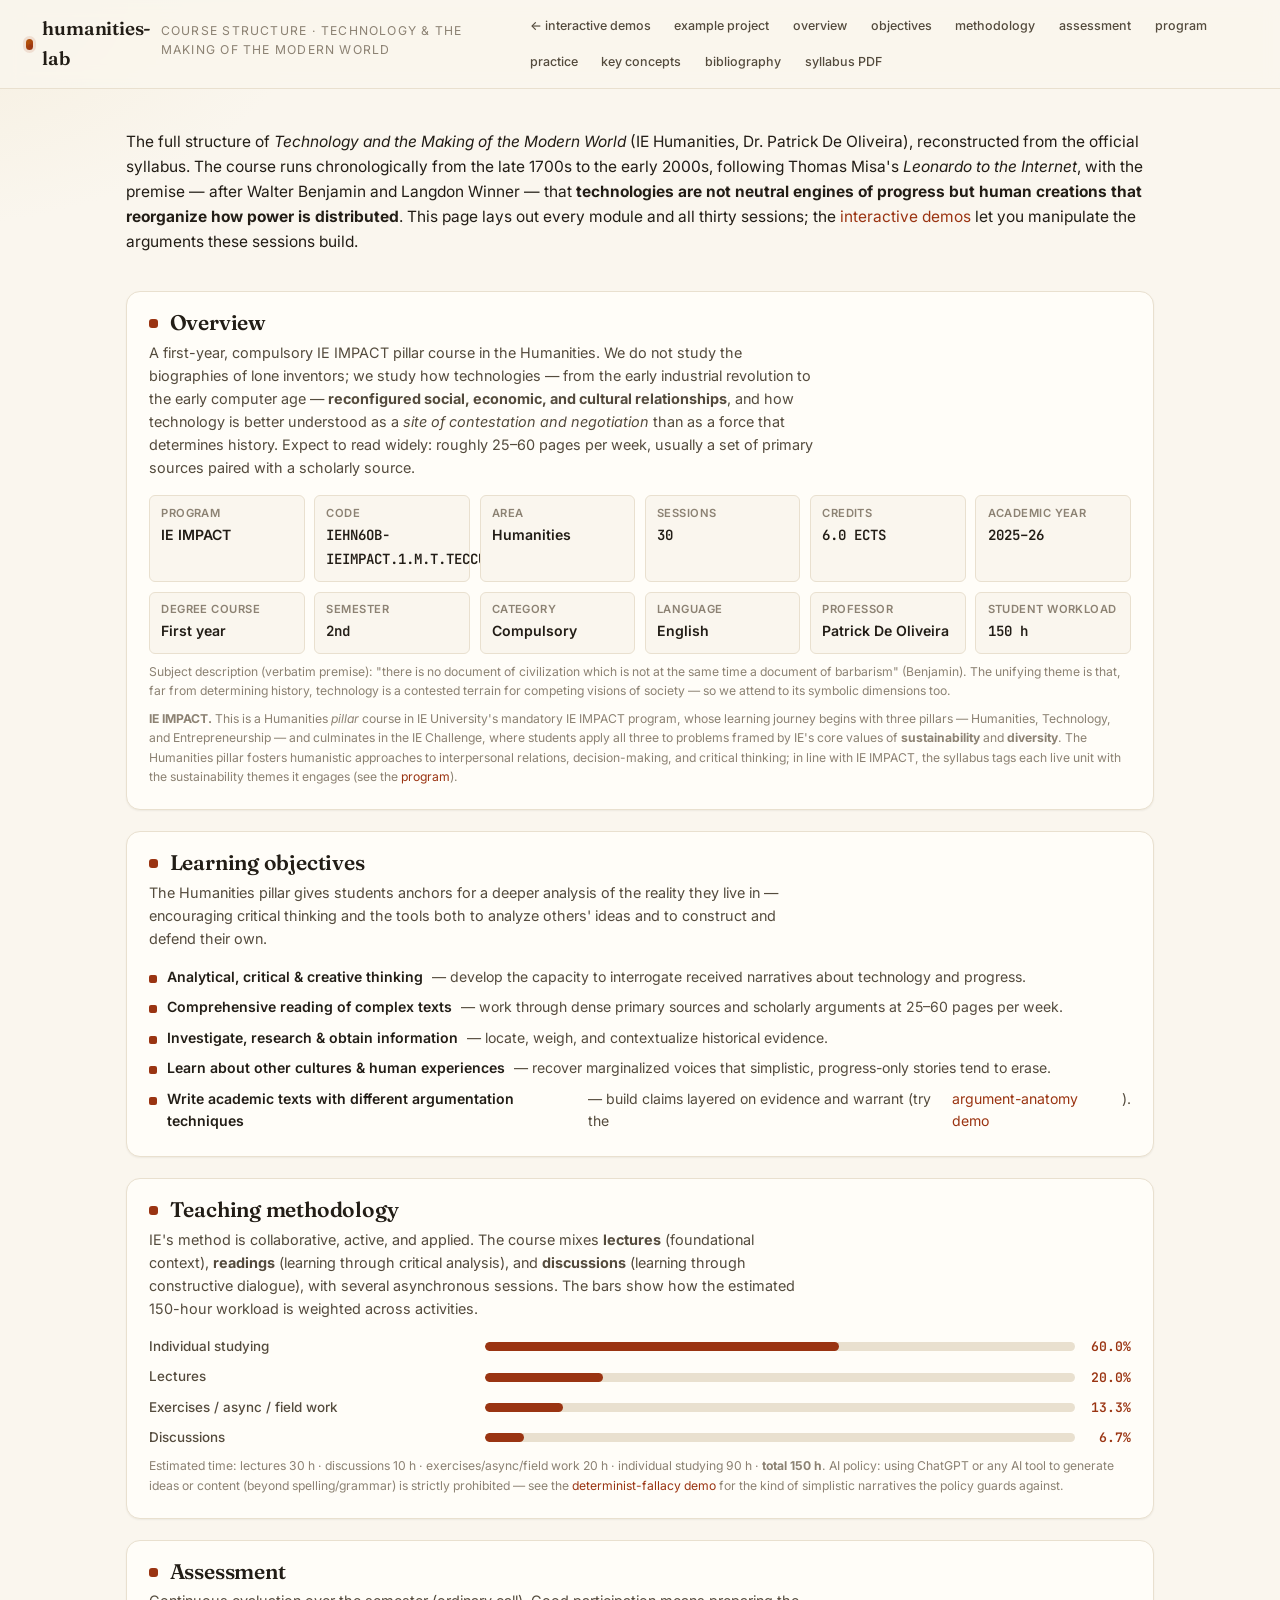
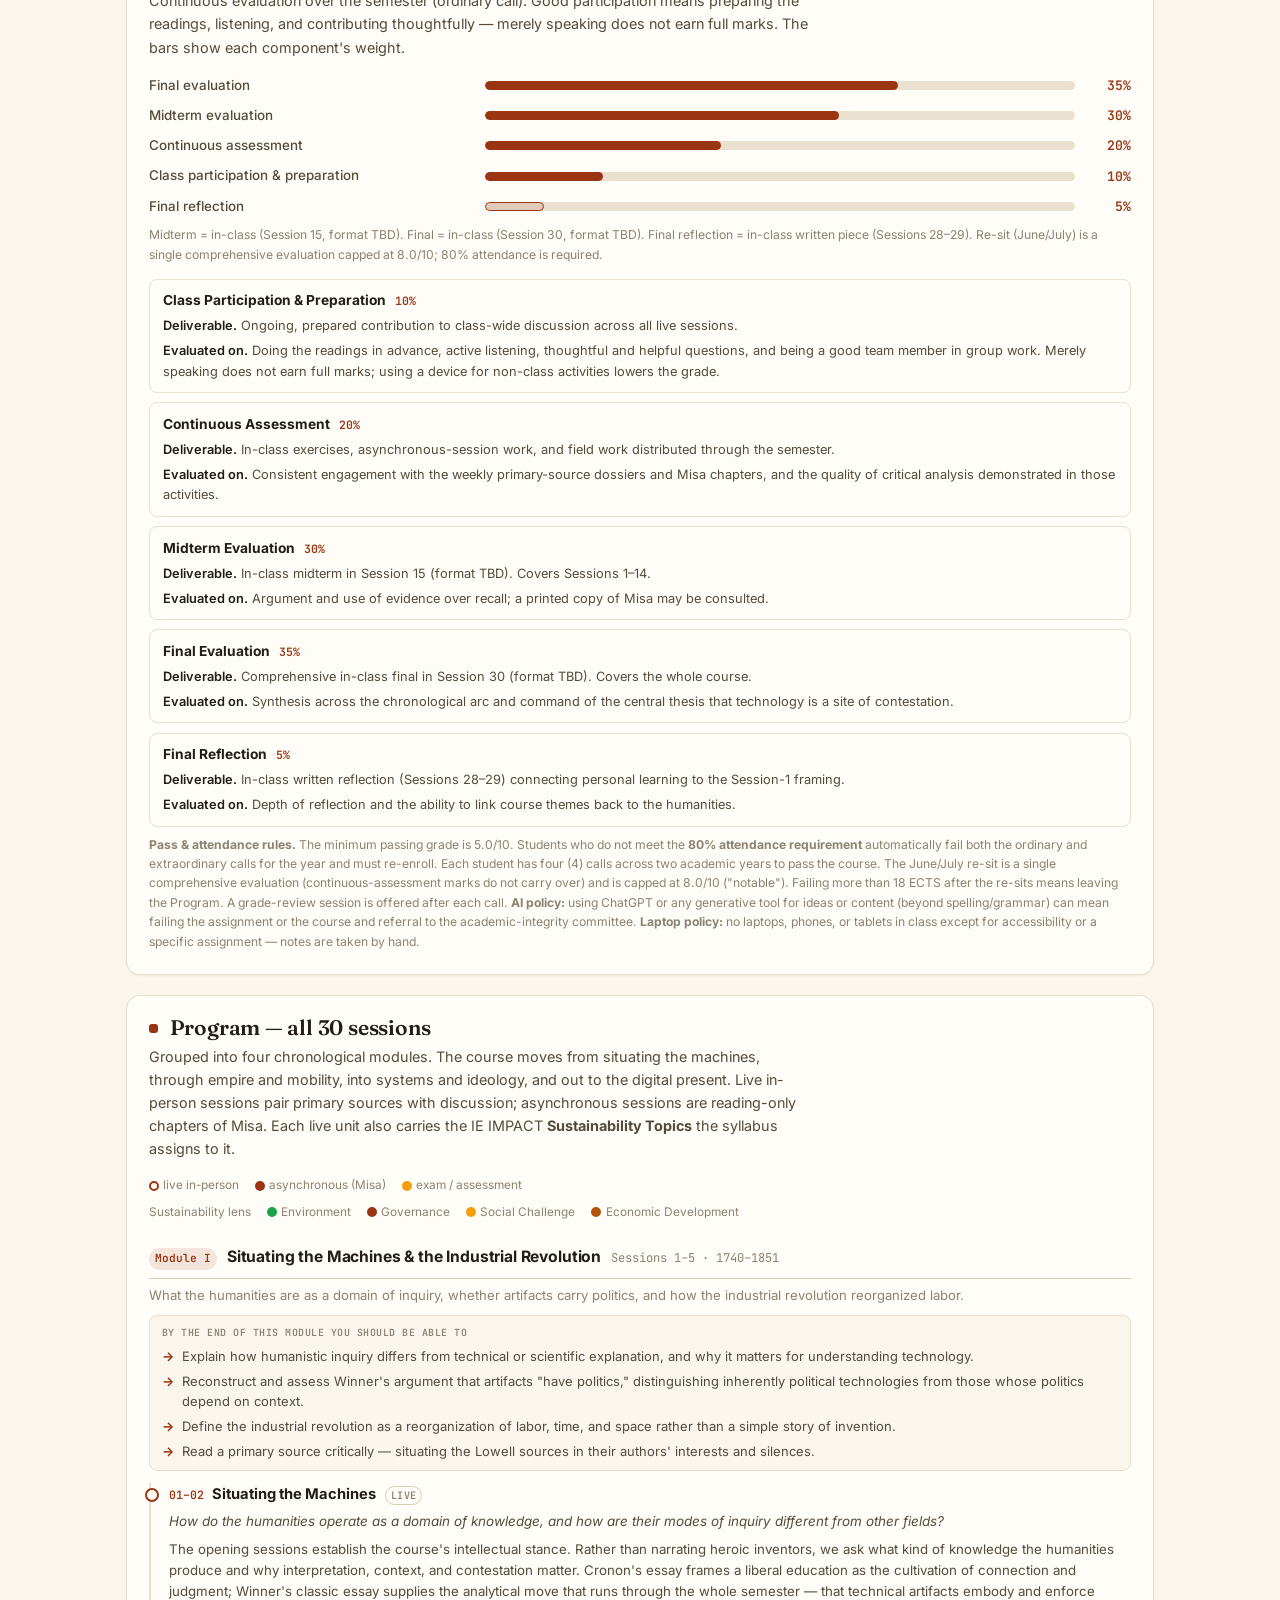
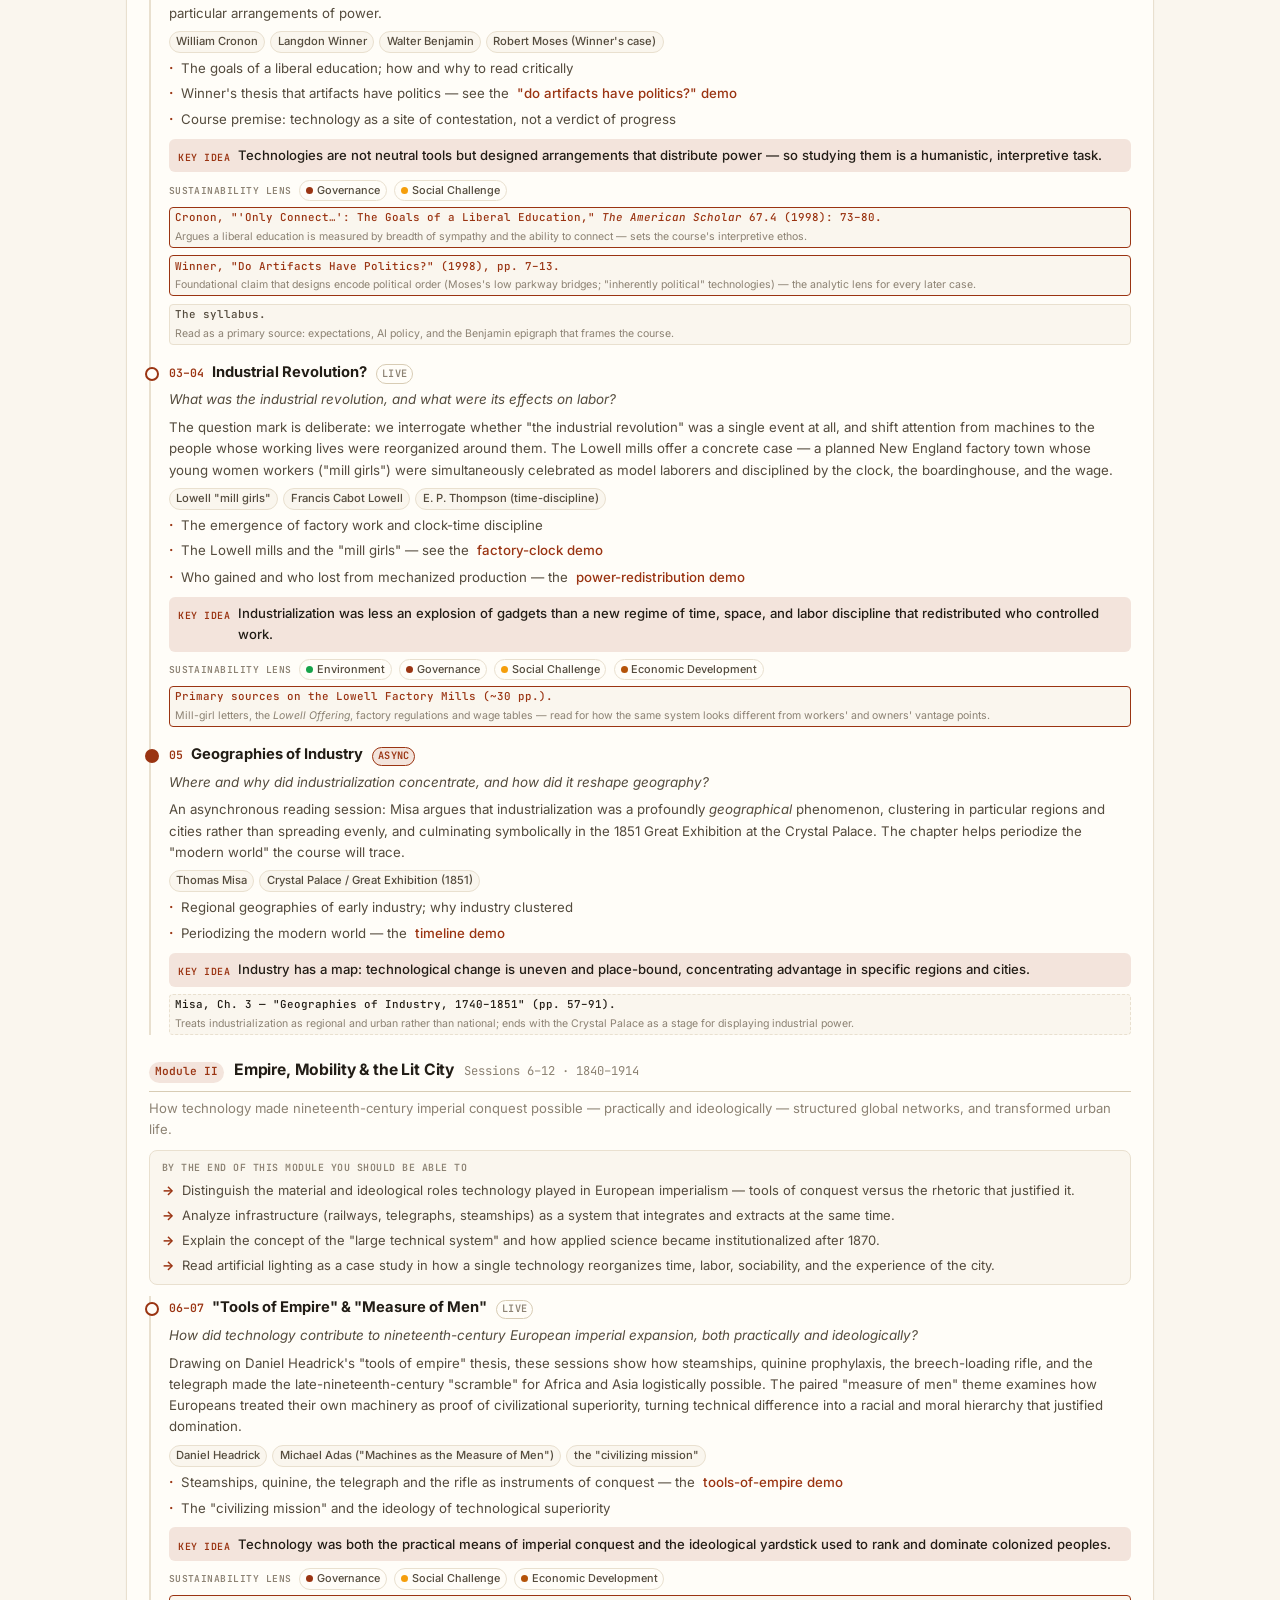
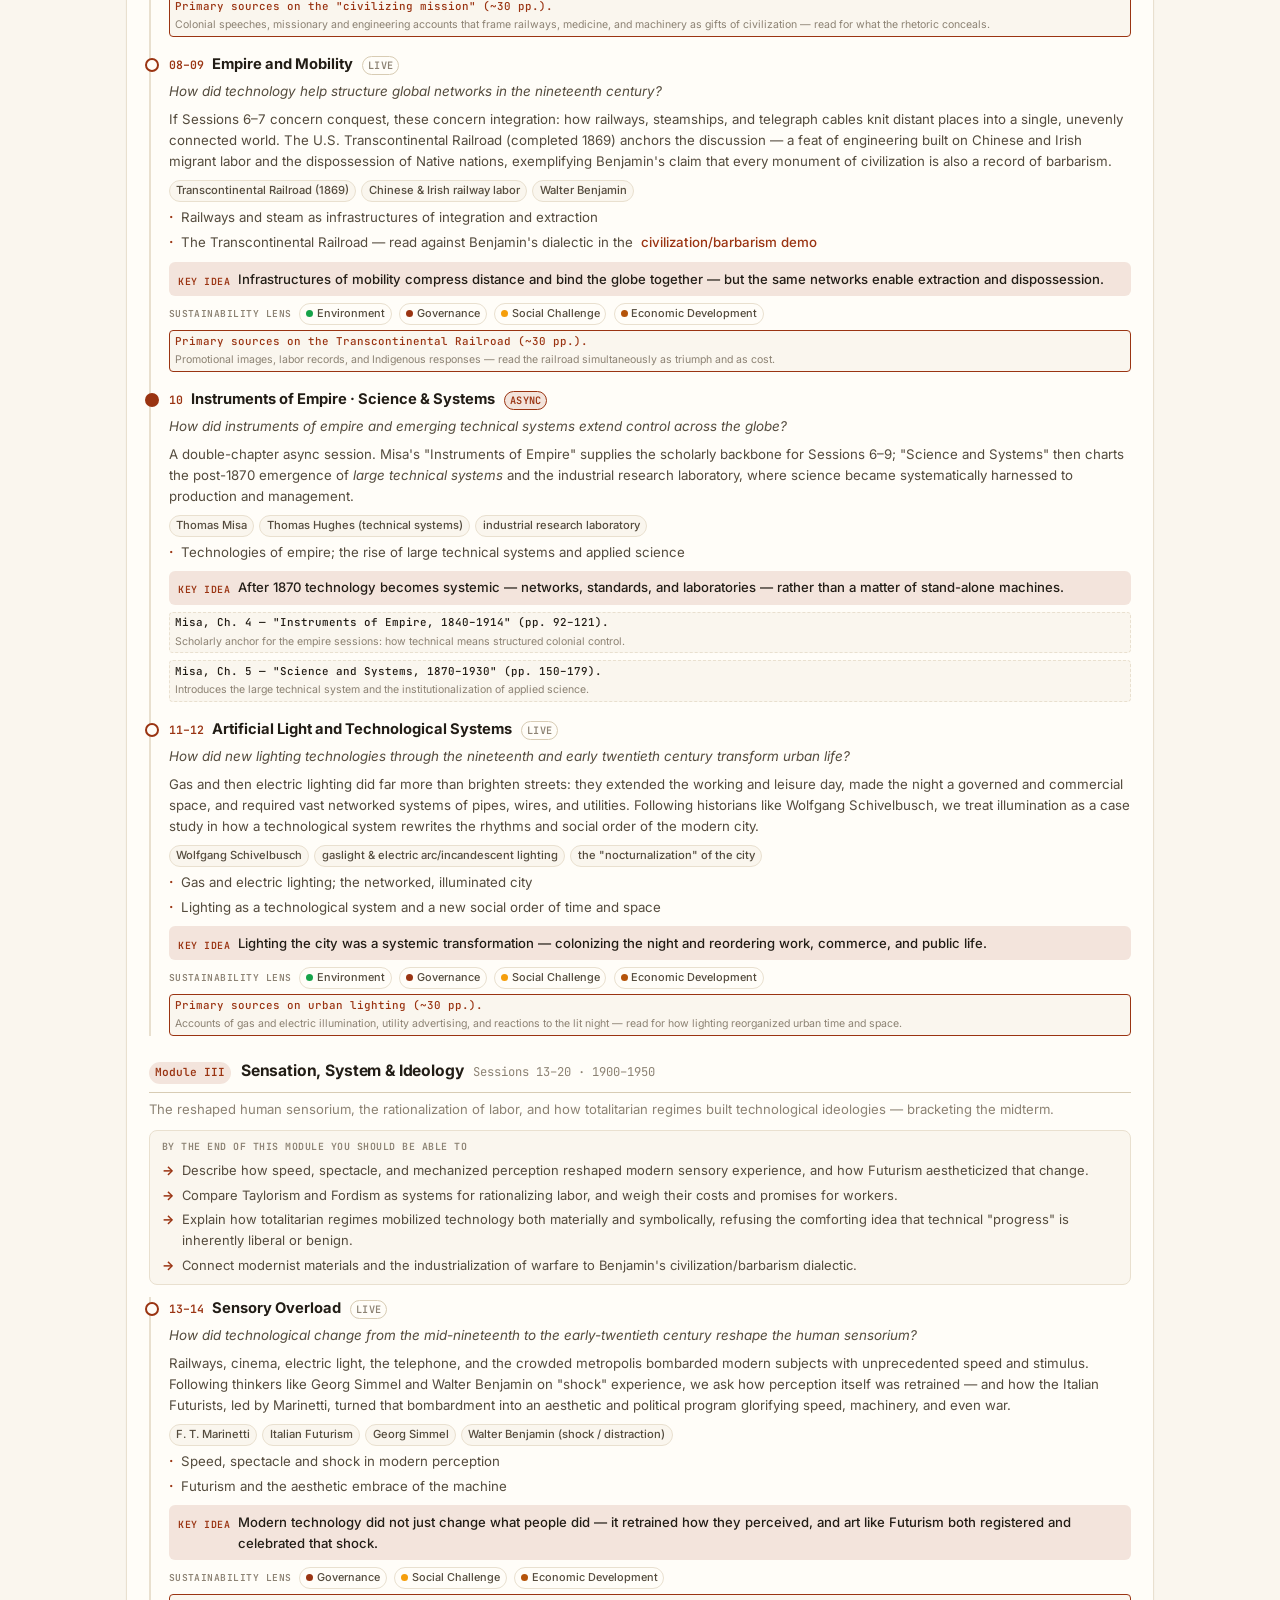
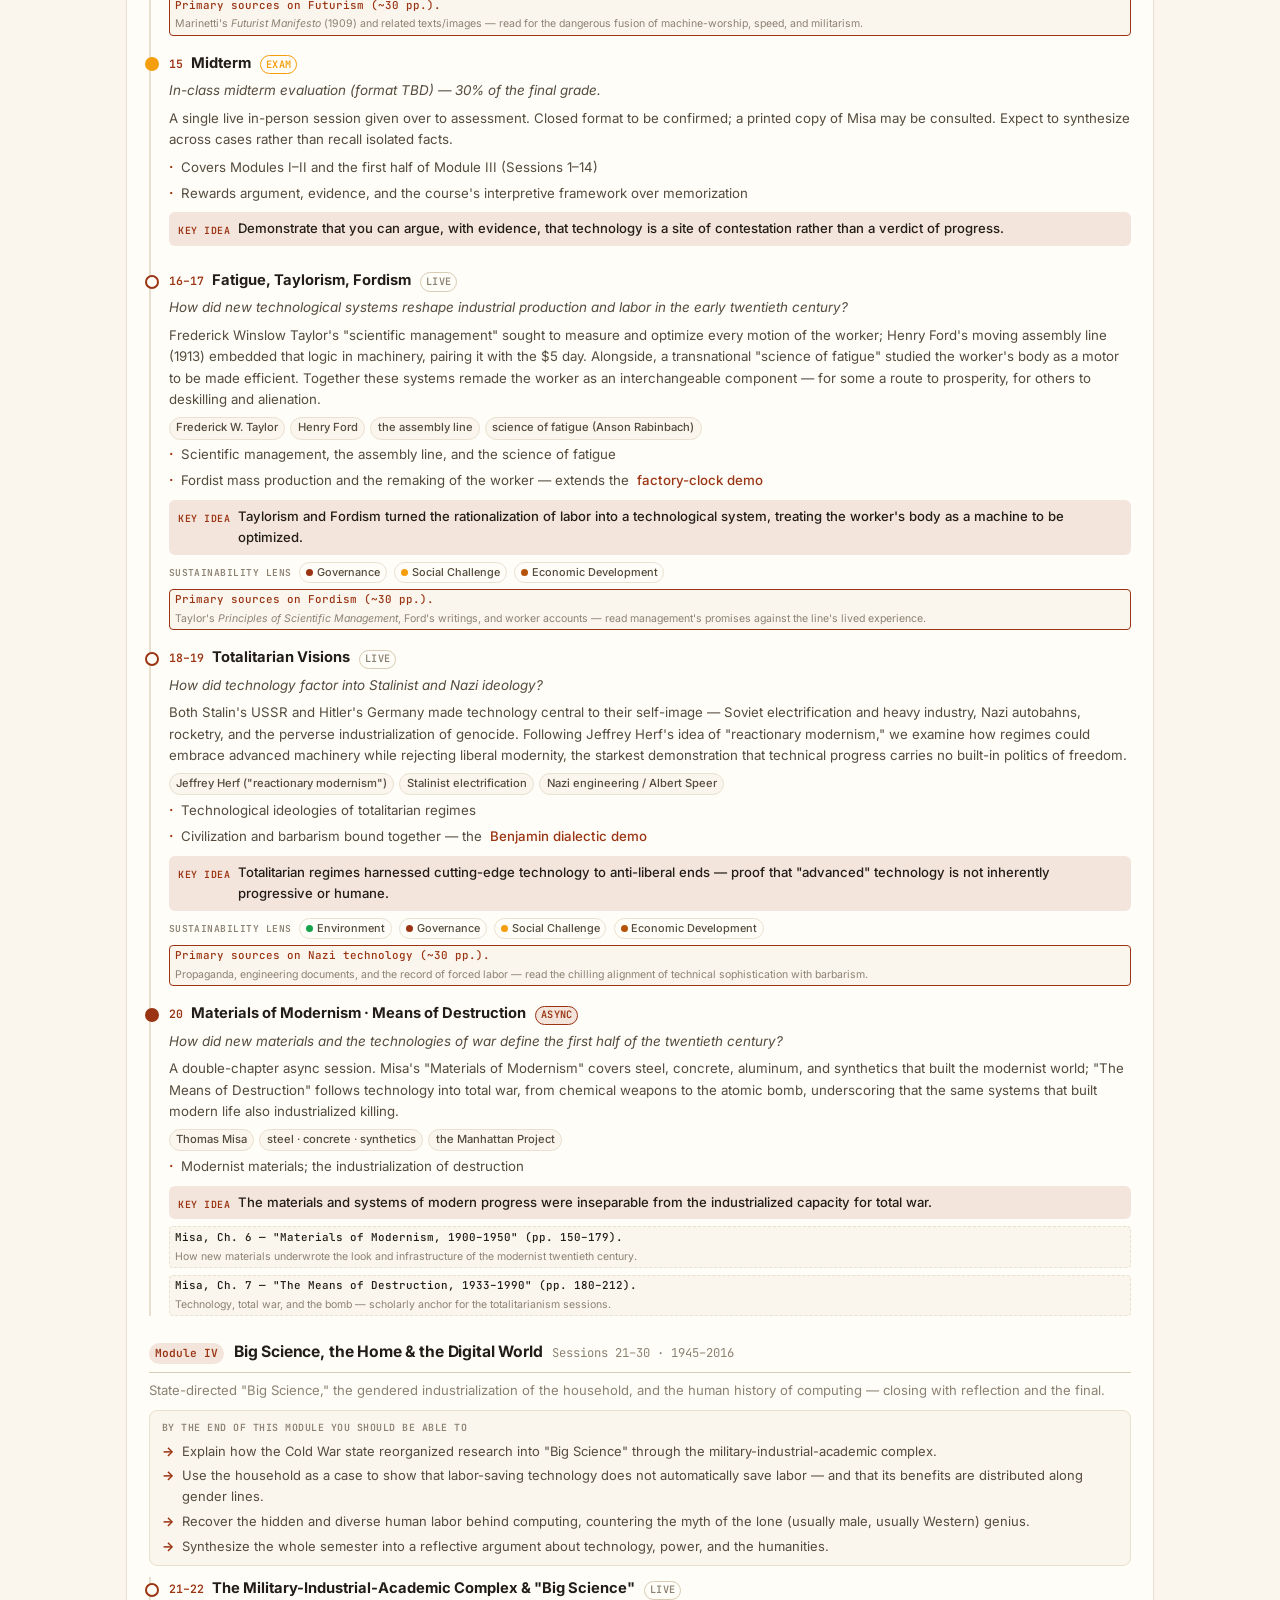
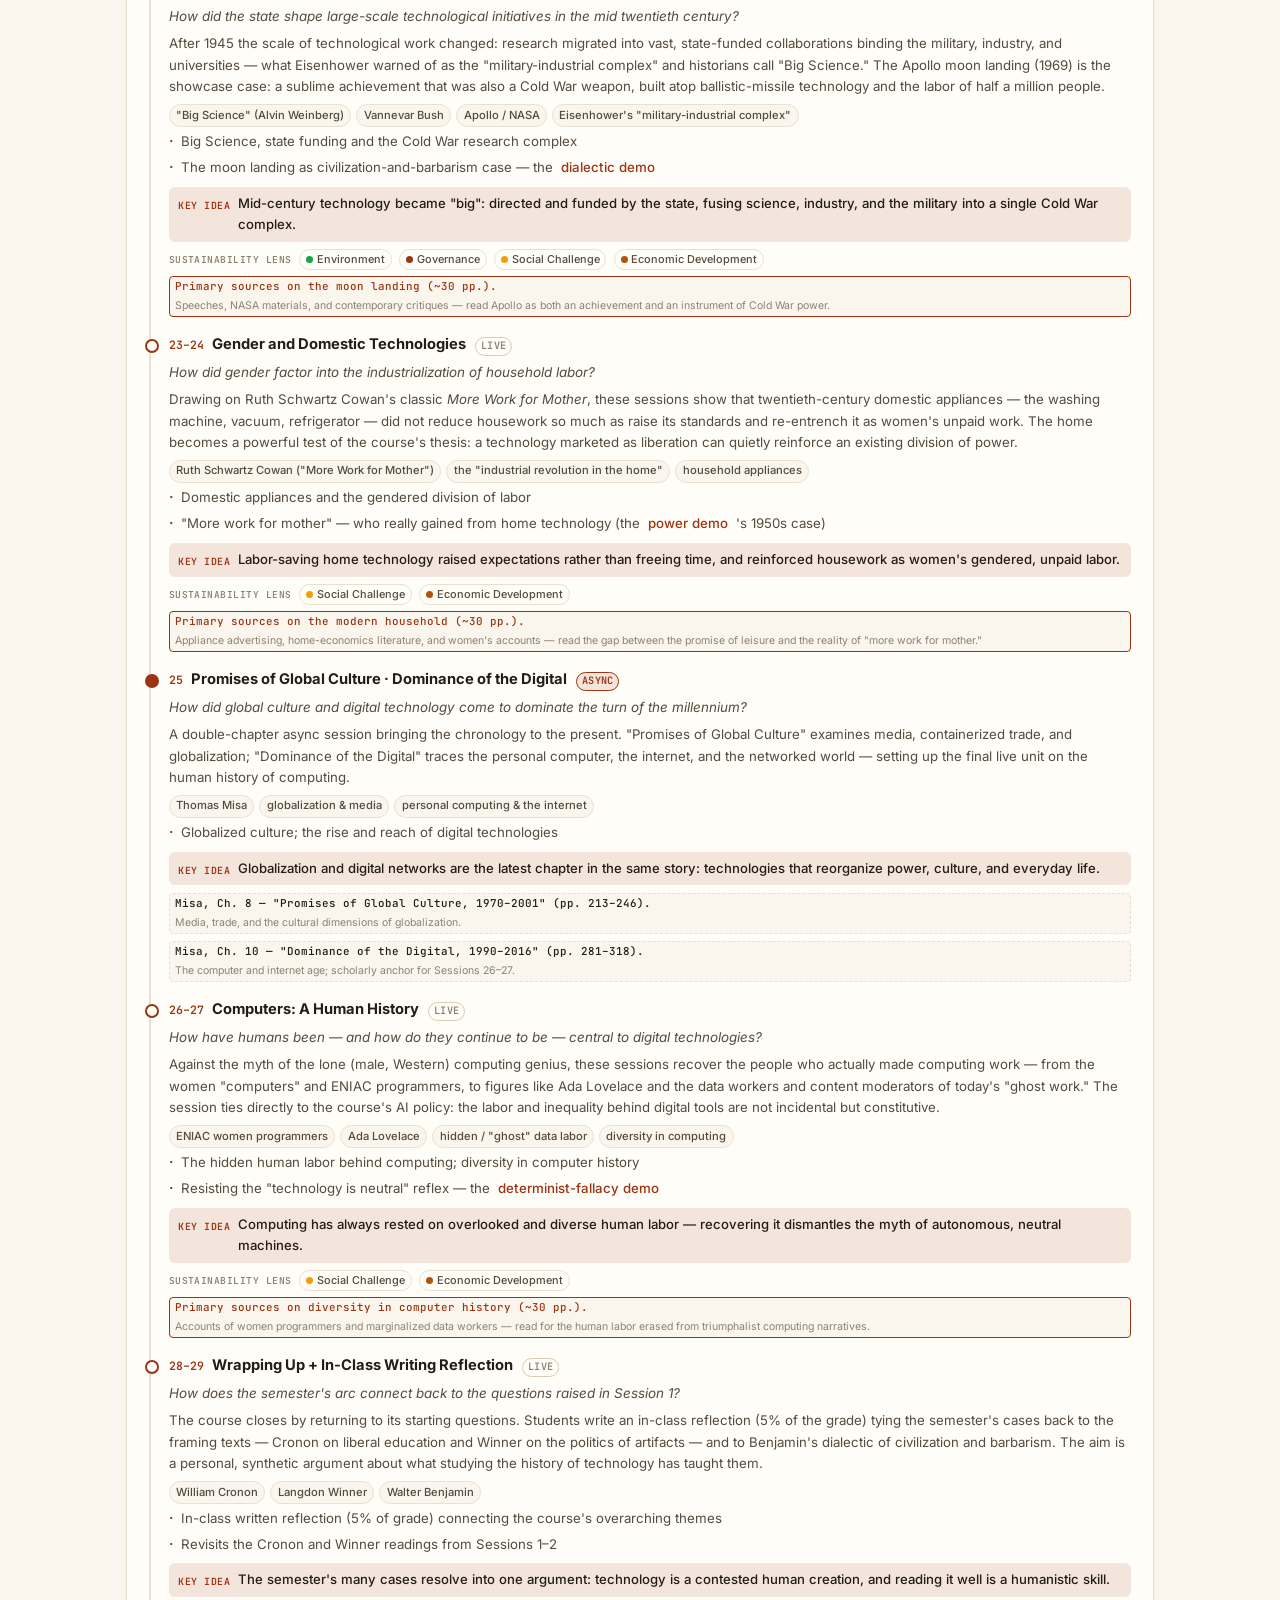
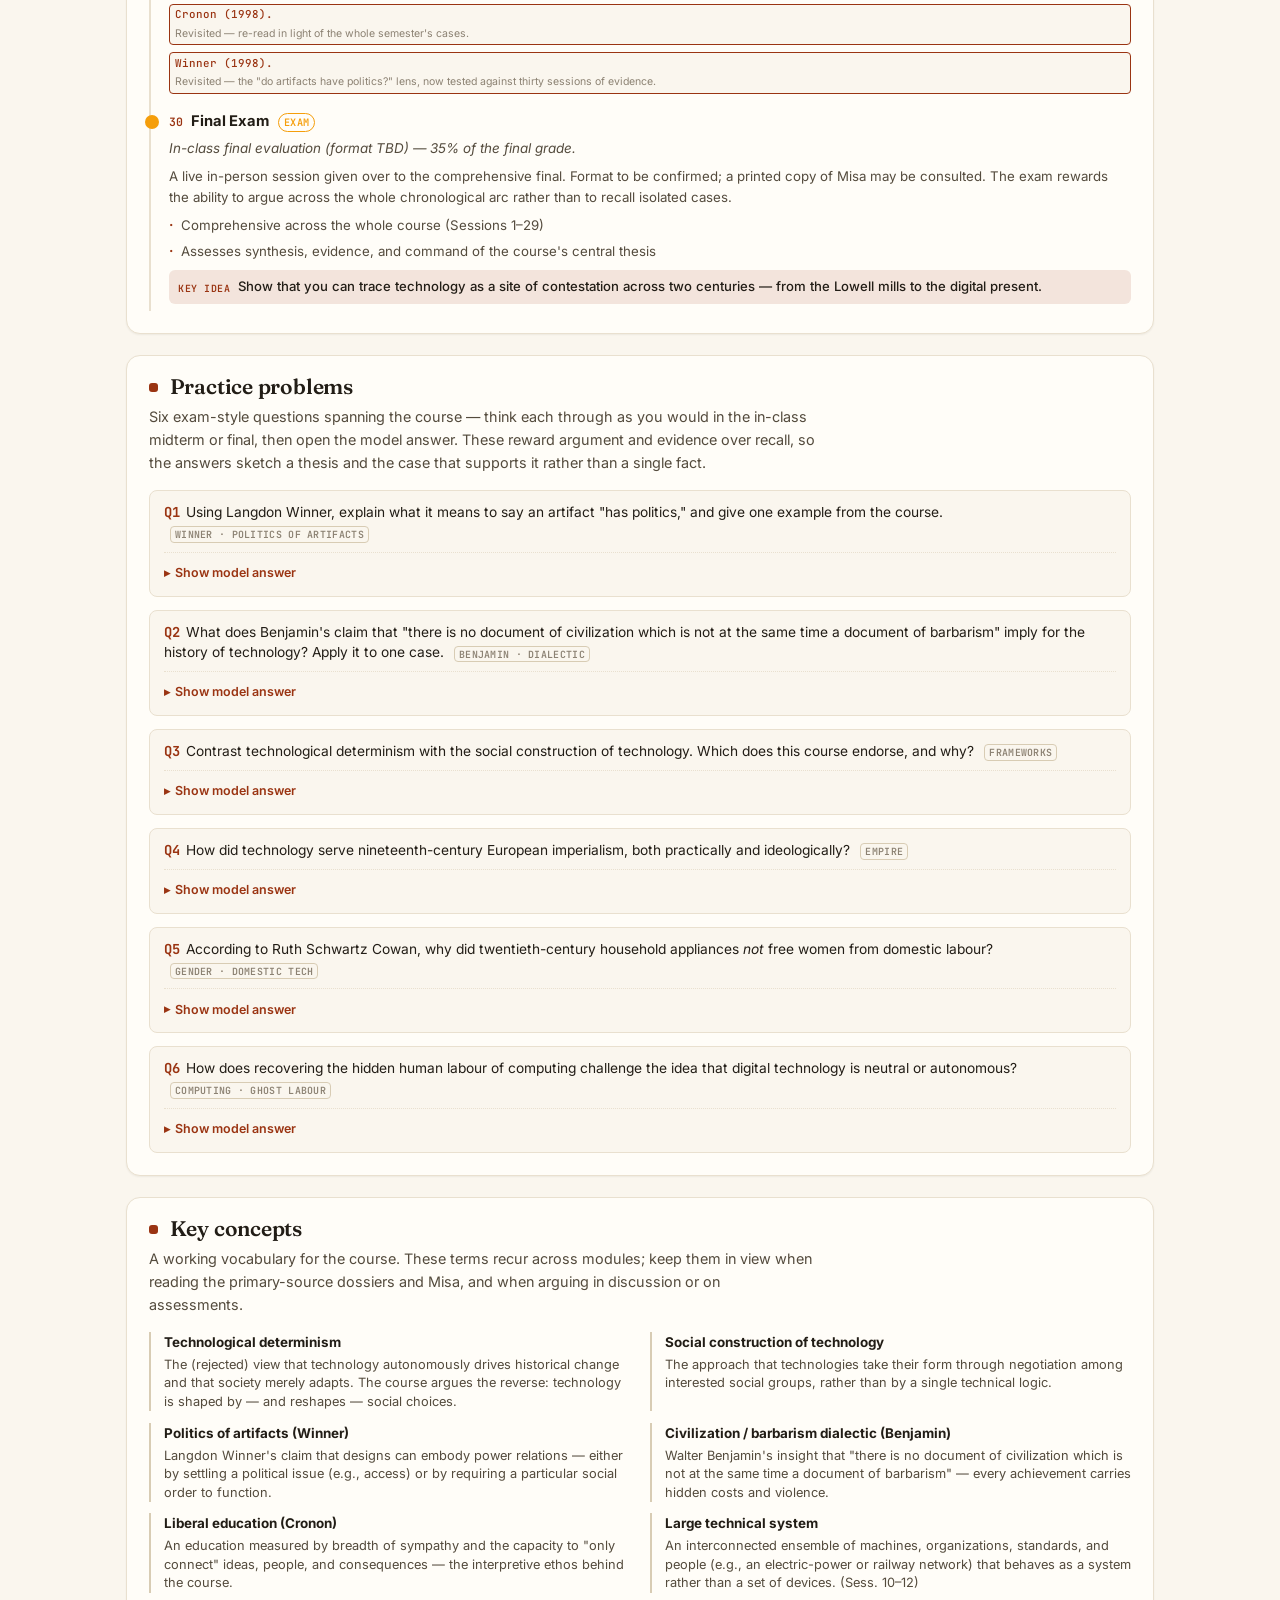
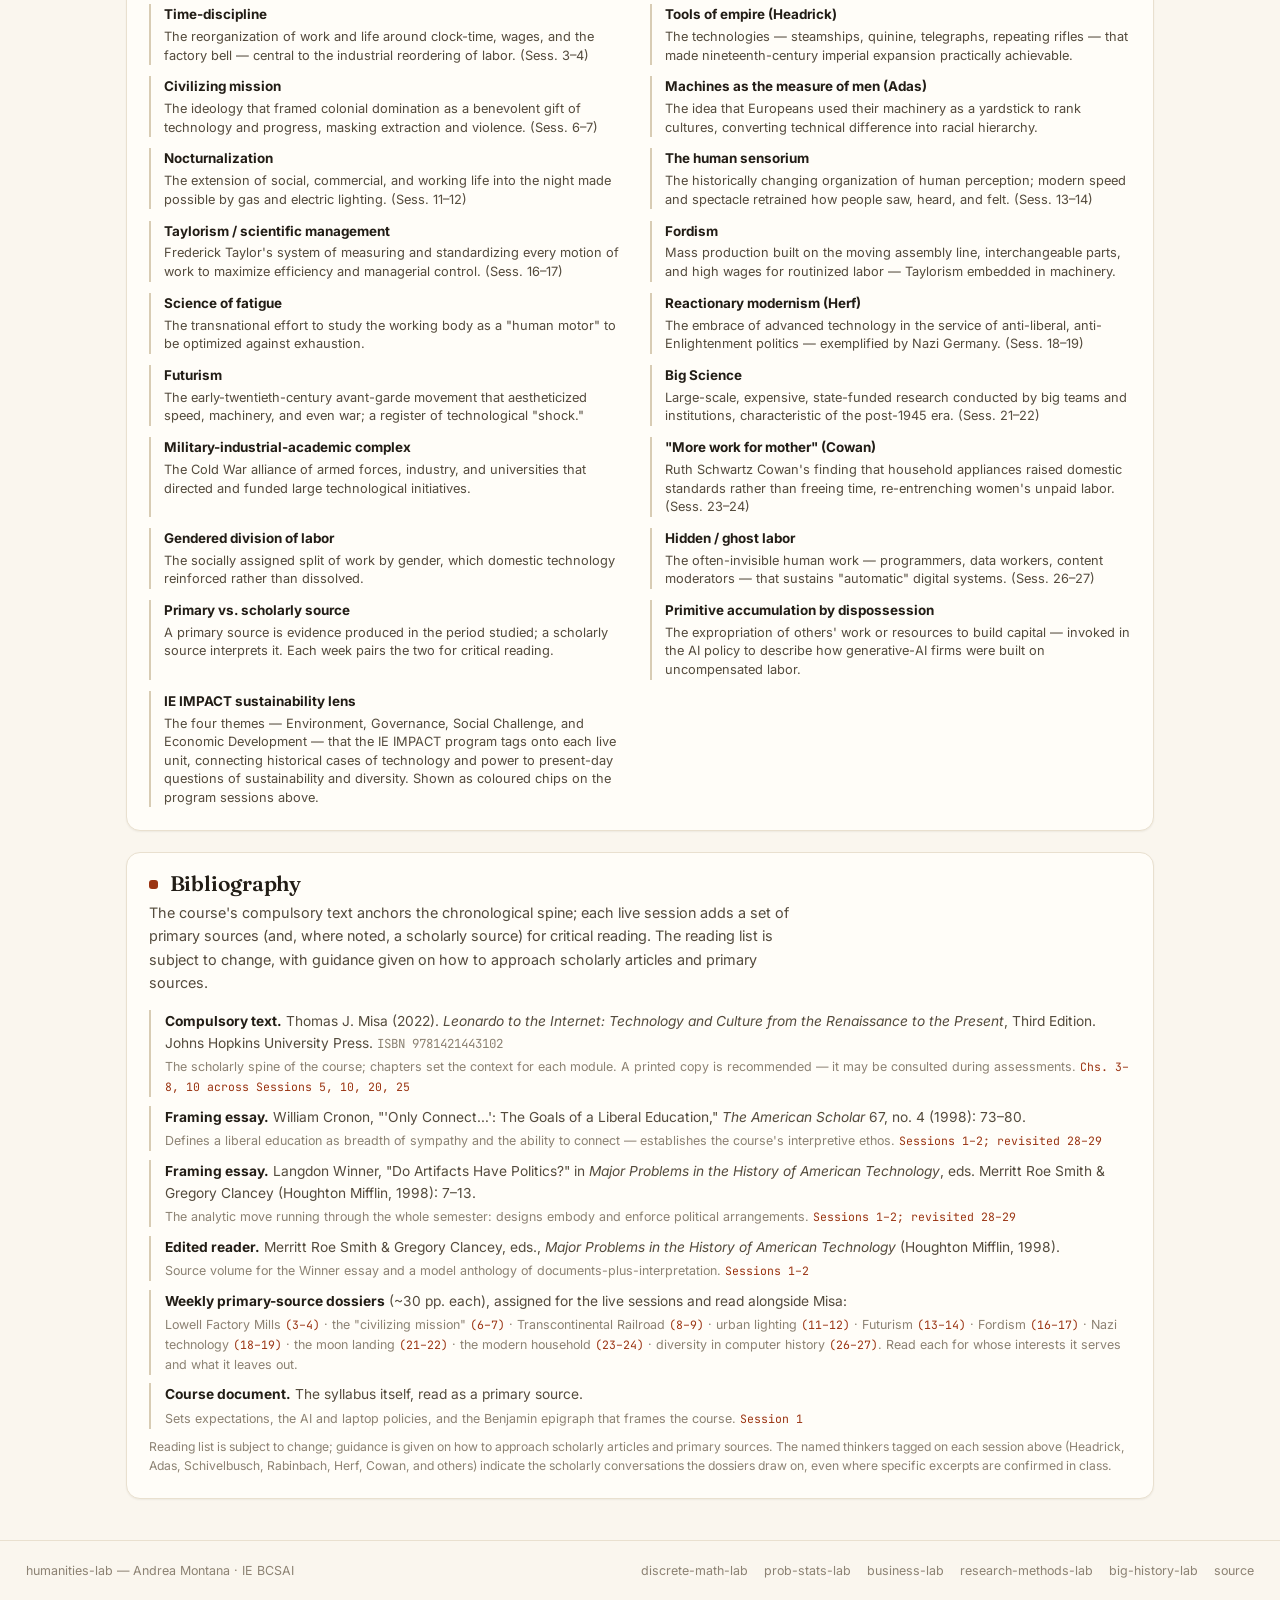
<file: course.html>
<!doctype html>
<html lang="en">
  <head>
    <meta charset="UTF-8" />
    <meta name="viewport" content="width=device-width, initial-scale=1.0" />
    <meta name="theme-color" content="#4338CA" />
    <link rel="icon" type="image/svg+xml" href="./favicon.svg" />
    <title>humanities-lab · course structure · technology &amp; the making of the modern world</title>

    <link rel="preconnect" href="https://fonts.googleapis.com" />
    <link rel="preconnect" href="https://fonts.gstatic.com" crossorigin />
    <link href="https://fonts.googleapis.com/css2?family=Fraunces:opsz,wght@9..144,400;9..144,500;9..144,600;9..144,700&family=Inter:wght@400;500;600;700;800&family=JetBrains+Mono:wght@400;500;600&display=swap" rel="stylesheet" />

    <link rel="stylesheet" href="./style.css" />

    <style>
      /* ---- course.html — scoped extensions, reusing :root tokens only ---- */
      .meta-grid {
        display: grid;
        grid-template-columns: repeat(auto-fill, minmax(150px, 1fr));
        gap: 0.6rem;
        margin-top: 0.4rem;
      }
      .meta-cell {
        background: var(--bg);
        border: 1px solid var(--rule);
        border-radius: 6px;
        padding: 0.55rem 0.7rem;
      }
      .meta-cell .k {
        display: block; color: var(--muted);
        font-size: 0.7rem; font-weight: 600;
        text-transform: uppercase; letter-spacing: 0.04em;
      }
      .meta-cell .v { color: var(--ink); font-weight: 600; font-size: 0.88rem; }
      .meta-cell .v.mono { font-family: var(--font-mono); }

      .obj-list { margin: 0.4rem 0 0; padding: 0; list-style: none; display: flex; flex-direction: column; gap: 0.5rem; }
      .obj-list li {
        display: flex; gap: 0.6rem; align-items: baseline;
        color: var(--ink-soft); font-size: 0.88rem;
      }
      .obj-list li::before {
        content: ''; flex: 0 0 auto;
        width: 8px; height: 8px; border-radius: 2px;
        background: var(--accent); transform: translateY(1px);
      }
      .obj-list li strong { color: var(--ink); font-weight: 600; }

      /* weighted bars (methodology + assessment) */
      .bars { display: flex; flex-direction: column; gap: 0.55rem; margin-top: 0.3rem; }
      .bar-row { display: grid; grid-template-columns: minmax(140px, 1.1fr) minmax(0, 2fr) auto; gap: 0.7rem; align-items: center; }
      .bar-row .lbl { color: var(--ink-soft); font-size: 0.84rem; font-weight: 500; }
      .bar-track { background: var(--rule); border-radius: 999px; height: 9px; overflow: hidden; }
      .bar-fill { height: 100%; background: var(--accent); border-radius: 999px; }
      .bar-fill.soft { background: var(--accent-soft); border: 1px solid var(--accent); box-sizing: border-box; }
      .bar-row .pct { font-family: var(--font-mono); font-weight: 600; font-size: 0.82rem; color: var(--accent); min-width: 3.4em; text-align: right; }
      .bar-note { color: var(--muted); font-size: 0.76rem; margin: 0.5rem 0 0; }

      .split { display: grid; grid-template-columns: 1fr 1fr; gap: 1.25rem; }
      @media (max-width: 760px) { .split { grid-template-columns: 1fr; } }
      .split h3 { font-size: 0.82rem; font-weight: 700; color: var(--ink); margin: 0 0 0.5rem; letter-spacing: -0.01em; }

      /* module header inside program */
      .module { margin-top: 1.4rem; }
      .module:first-of-type { margin-top: 0.6rem; }
      .module-head {
        display: flex; align-items: baseline; gap: 0.6rem; flex-wrap: wrap;
        padding-bottom: 0.5rem; margin-bottom: 0.4rem;
        border-bottom: 1px solid var(--rule-h);
      }
      .module-head .mnum {
        font-family: var(--font-mono); font-size: 0.7rem; font-weight: 600;
        color: var(--accent); background: var(--accent-soft);
        padding: 0.15em 0.55em; border-radius: 999px;
      }
      .module-head h3 { font-size: 0.98rem; font-weight: 700; color: var(--ink); margin: 0; letter-spacing: -0.01em; }
      .module-head .mspan { color: var(--muted); font-size: 0.76rem; font-family: var(--font-mono); }
      .module-blurb { color: var(--muted); font-size: 0.82rem; margin: 0 0 0.6rem; }

      /* session timeline */
      .timeline { position: relative; margin: 0; padding: 0 0 0 1.1rem; border-left: 2px solid var(--rule); display: flex; flex-direction: column; gap: 1rem; }
      .sess { position: relative; }
      .sess::before {
        content: ''; position: absolute; left: calc(-1.1rem - 6px); top: 0.35rem;
        width: 10px; height: 10px; border-radius: 999px;
        background: var(--paper); border: 2px solid var(--accent);
      }
      .sess.async::before { background: var(--accent); }
      .sess.exam::before { border-color: var(--warn); background: var(--warn); }
      .sess-head { display: flex; align-items: baseline; gap: 0.55rem; flex-wrap: wrap; }
      .sess-num { font-family: var(--font-mono); font-size: 0.72rem; font-weight: 600; color: var(--accent); }
      .sess-title { font-size: 0.92rem; font-weight: 700; color: var(--ink); }
      .sess-mode {
        font-family: var(--font-mono); font-size: 0.64rem; font-weight: 600;
        text-transform: uppercase; letter-spacing: 0.04em;
        color: var(--muted); border: 1px solid var(--rule-h);
        padding: 0.05em 0.45em; border-radius: 999px;
      }
      .sess-mode.async { color: var(--accent); border-color: var(--accent); background: var(--accent-soft); }
      .sess-mode.exam { color: var(--warn); border-color: var(--warn); }
      .sess-q { color: var(--ink-soft); font-size: 0.84rem; font-style: italic; margin: 0.3rem 0 0.4rem; }
      .topic-list { margin: 0.3rem 0 0.5rem; padding: 0; list-style: none; display: flex; flex-direction: column; gap: 0.25rem; }
      .topic-list li { display: flex; gap: 0.5rem; align-items: baseline; color: var(--ink-soft); font-size: 0.83rem; }
      .topic-list li::before { content: '·'; color: var(--accent); font-weight: 700; }
      .topic-list li a { font-weight: 500; }
      .tags { display: flex; gap: 0.4rem; flex-wrap: wrap; margin-top: 0.35rem; }
      .rtag {
        font-family: var(--font-mono); font-size: 0.68rem; font-weight: 500;
        color: var(--ink-soft); background: var(--bg);
        border: 1px solid var(--rule); border-radius: 4px;
        padding: 0.12em 0.5em;
      }
      .rtag.primary { color: var(--accent); border-color: var(--accent); }
      .rtag.misa { color: var(--ink); border-style: dashed; }

      .legend { display: flex; gap: 1rem; flex-wrap: wrap; margin-top: 0.2rem; }
      .legend span { display: inline-flex; align-items: center; gap: 0.35em; color: var(--muted); font-size: 0.74rem; }
      .legend .swatch { width: 10px; height: 10px; border-radius: 999px; }

      .biblio { margin: 0.3rem 0 0; padding: 0; list-style: none; display: flex; flex-direction: column; gap: 0.55rem; }
      .biblio li { color: var(--ink-soft); font-size: 0.86rem; padding-left: 0.9rem; border-left: 2px solid var(--rule-h); }
      .biblio li strong { color: var(--ink); }
      .biblio .isbn { font-family: var(--font-mono); color: var(--muted); font-size: 0.78rem; }
      .biblio .anno { display: block; color: var(--muted); font-size: 0.78rem; margin-top: 0.2rem; }
      .biblio .when { font-family: var(--font-mono); color: var(--accent); font-size: 0.72rem; }

      /* per-session deepening: elaboration, key idea, named thinkers, reading annotations */
      .sess-detail { color: var(--ink-soft); font-size: 0.83rem; margin: 0.1rem 0 0.45rem; }
      .sess-key {
        display: flex; gap: 0.5rem; align-items: baseline;
        background: var(--accent-soft); border-radius: 6px;
        padding: 0.4rem 0.6rem; margin: 0.45rem 0;
      }
      .sess-key .klabel {
        flex: 0 0 auto; font-family: var(--font-mono); font-size: 0.62rem; font-weight: 600;
        text-transform: uppercase; letter-spacing: 0.05em; color: var(--accent);
        transform: translateY(1px);
      }
      .sess-key .ktext { color: var(--ink); font-size: 0.82rem; font-weight: 500; }
      .names { display: flex; gap: 0.35rem; flex-wrap: wrap; margin: 0.3rem 0 0.1rem; }
      .name {
        font-size: 0.7rem; font-weight: 500; color: var(--ink-soft);
        background: var(--bg); border: 1px solid var(--rule); border-radius: 999px;
        padding: 0.1em 0.55em;
      }
      .rtag .ra { display: block; font-family: var(--font-sans); color: var(--muted); font-weight: 400; font-size: 0.66rem; margin-top: 0.15rem; }
      .tags.stack { flex-direction: column; gap: 0.45rem; }
      .tags.stack .rtag { max-width: 100%; }

      /* IE IMPACT sustainability lens — the ESG anchors the syllabus tags onto each live unit */
      .esg-row { display: flex; align-items: center; gap: 0.35rem 0.45rem; flex-wrap: wrap; margin: 0.4rem 0 0.1rem; }
      .esg-row .esg-label {
        font-family: var(--font-mono); font-size: 0.6rem; font-weight: 600;
        text-transform: uppercase; letter-spacing: 0.05em; color: var(--muted); flex: 0 0 auto;
      }
      .esg {
        display: inline-flex; align-items: center; gap: 0.35em;
        font-size: 0.68rem; font-weight: 500; color: var(--ink-soft);
        background: var(--paper); border: 1px solid var(--rule); border-radius: 999px;
        padding: 0.1em 0.55em;
      }
      .esg .d { width: 7px; height: 7px; border-radius: 999px; flex: 0 0 auto; }
      .esg.env .d { background: var(--good); }
      .esg.gov .d { background: var(--accent); }
      .esg.soc .d { background: var(--warn); }
      .esg.eco .d { background: var(--gold); }

      /* module learning outcomes */
      .outcomes {
        margin: 0 0 0.7rem; padding: 0.55rem 0.75rem;
        background: var(--bg); border: 1px solid var(--rule); border-radius: 8px;
      }
      .outcomes .olabel {
        font-family: var(--font-mono); font-size: 0.62rem; font-weight: 600;
        text-transform: uppercase; letter-spacing: 0.05em; color: var(--muted);
        display: block; margin-bottom: 0.3rem;
      }
      .outcomes ul { margin: 0; padding: 0; list-style: none; display: flex; flex-direction: column; gap: 0.25rem; }
      .outcomes li { display: flex; gap: 0.5rem; align-items: baseline; color: var(--ink-soft); font-size: 0.81rem; }
      .outcomes li::before { content: '→'; color: var(--accent); font-weight: 700; flex: 0 0 auto; }

      /* glossary */
      .glossary { margin: 0.3rem 0 0; display: grid; grid-template-columns: 1fr 1fr; gap: 0.7rem 1.25rem; }
      @media (max-width: 760px) { .glossary { grid-template-columns: 1fr; } }
      .gterm { padding-left: 0.8rem; border-left: 2px solid var(--rule-h); }
      .gterm dt { font-weight: 700; color: var(--ink); font-size: 0.84rem; }
      .gterm dd { margin: 0.15rem 0 0; color: var(--ink-soft); font-size: 0.8rem; line-height: 1.45; }

      /* assessment detail cards */
      .assess-detail { margin-top: 0.9rem; display: flex; flex-direction: column; gap: 0.6rem; }
      .acard {
        border: 1px solid var(--rule); border-radius: 8px; padding: 0.6rem 0.8rem;
        background: var(--paper);
      }
      .acard-head { display: flex; align-items: baseline; gap: 0.55rem; flex-wrap: wrap; }
      .acard-head .aname { font-weight: 700; color: var(--ink); font-size: 0.86rem; }
      .acard-head .awt { font-family: var(--font-mono); font-size: 0.72rem; font-weight: 600; color: var(--accent); }
      .acard p { margin: 0.3rem 0 0; color: var(--ink-soft); font-size: 0.8rem; }
      .acard p .alab { font-weight: 600; color: var(--ink); }
    
      /* practice problems */
      .pp { margin-top: 0.8rem; border: 1px solid var(--rule); border-radius: 8px; padding: 0.7rem 0.85rem; background: var(--bg); }
      .pp:first-of-type { margin-top: 0.5rem; }
      .pp .ppq { font-size: 0.86rem; color: var(--ink); line-height: 1.5; }
      .pp .ppq .qn { font-family: var(--font-mono); font-weight: 700; color: var(--accent); margin-right: 0.4rem; }
      .pp .pptag { font-family: var(--font-mono); font-size: 0.62rem; font-weight: 600; text-transform: uppercase; letter-spacing: 0.03em; color: var(--muted); border: 1px solid var(--rule-h); border-radius: 4px; padding: 0.08em 0.4em; margin-left: 0.4rem; white-space: nowrap; }
      .pp .ppq code, .ppsol code { font-family: var(--font-mono); font-size: 0.92em; color: var(--accent); }
      .ppsol { margin-top: 0.5rem; border-top: 1px dotted var(--rule); padding-top: 0.45rem; }
      .ppsol > summary { cursor: pointer; font-size: 0.78rem; font-weight: 600; color: var(--accent); list-style: none; display: inline-flex; align-items: center; gap: 0.35rem; }
      .ppsol > summary::-webkit-details-marker { display: none; }
      .ppsol > summary::before { content: '▸'; font-size: 0.72rem; transition: transform 0.15s ease; }
      .ppsol[open] > summary::before { transform: rotate(90deg); }
      .ppsol > summary:hover { text-decoration: underline; }
      .ppsol .sol { margin-top: 0.45rem; font-size: 0.82rem; color: var(--ink-soft); line-height: 1.5; }
      .ppsol .sol b { color: var(--ink); }
      .ppsol .ans { margin-top: 0.45rem; padding: 0.4rem 0.6rem; border-left: 2px solid var(--accent); background: var(--accent-soft); border-radius: 0 5px 5px 0; font-size: 0.82rem; color: var(--ink-soft); }
      .ppsol .ans b { color: var(--ink); }
</style>
  </head>
  <body>
    <header>
      <div class="title">
        <span class="dot"></span><strong>humanities-lab</strong>
        <span class="sub">course structure · technology &amp; the making of the modern world</span>
      </div>
      <nav>
        <a href="./index.html">← interactive demos</a>
        <a href="./project.html">example project</a>
        <a href="#overview">overview</a>
        <a href="#objectives">objectives</a>
        <a href="#methodology">methodology</a>
        <a href="#assessment">assessment</a>
        <a href="#program">program</a>
        <a href="#practice">practice</a>
        <a href="#concepts">key concepts</a>
        <a href="#bibliography">bibliography</a>
        <a href="./SYLLABUS.pdf" target="_blank">syllabus PDF</a>
      </nav>
    </header>

    <main>
      <p class="intro">
        The full structure of <em>Technology and the Making of the Modern World</em>
        (IE Humanities, Dr. Patrick De Oliveira), reconstructed from the official syllabus.
        The course runs chronologically from the late 1700s to the early 2000s, following Thomas Misa's
        <em>Leonardo to the Internet</em>, with the premise — after Walter Benjamin and Langdon Winner — that
        <strong>technologies are not neutral engines of progress but human creations that reorganize how power is distributed</strong>.
        This page lays out every module and all thirty sessions; the
        <a href="./index.html">interactive demos</a> let you manipulate the arguments these sessions build.
      </p>

      <!-- (a) OVERVIEW + META ------------------------------------------------ -->
      <section class="demo" id="overview">
        <h2>Overview</h2>
        <p class="cap">A first-year, compulsory IE IMPACT pillar course in the Humanities. We do not study the
          biographies of lone inventors; we study how technologies — from the early industrial revolution to the
          early computer age — <strong>reconfigured social, economic, and cultural relationships</strong>, and how
          technology is better understood as a <em>site of contestation and negotiation</em> than as a force that
          determines history. Expect to read widely: roughly 25–60 pages per week, usually a set of primary
          sources paired with a scholarly source.</p>
        <div class="meta-grid">
          <div class="meta-cell"><span class="k">Program</span><span class="v">IE IMPACT</span></div>
          <div class="meta-cell"><span class="k">Code</span><span class="v mono">IEHN6OB-IEIMPACT.1.M.T.TECCUL</span></div>
          <div class="meta-cell"><span class="k">Area</span><span class="v">Humanities</span></div>
          <div class="meta-cell"><span class="k">Sessions</span><span class="v mono">30</span></div>
          <div class="meta-cell"><span class="k">Credits</span><span class="v mono">6.0 ECTS</span></div>
          <div class="meta-cell"><span class="k">Academic year</span><span class="v mono">2025–26</span></div>
          <div class="meta-cell"><span class="k">Degree course</span><span class="v">First year</span></div>
          <div class="meta-cell"><span class="k">Semester</span><span class="v mono">2nd</span></div>
          <div class="meta-cell"><span class="k">Category</span><span class="v">Compulsory</span></div>
          <div class="meta-cell"><span class="k">Language</span><span class="v">English</span></div>
          <div class="meta-cell"><span class="k">Professor</span><span class="v">Patrick De Oliveira</span></div>
          <div class="meta-cell"><span class="k">Student workload</span><span class="v mono">150 h</span></div>
        </div>
        <p class="bar-note">Subject description (verbatim premise): "there is no document of civilization which is not at
          the same time a document of barbarism" (Benjamin). The unifying theme is that, far from determining history,
          technology is a contested terrain for competing visions of society — so we attend to its symbolic dimensions too.</p>
        <p class="bar-note"><strong>IE IMPACT.</strong> This is a Humanities <em>pillar</em> course in IE University's mandatory
          IE IMPACT program, whose learning journey begins with three pillars — Humanities, Technology, and
          Entrepreneurship — and culminates in the IE Challenge, where students apply all three to problems framed by
          IE's core values of <strong>sustainability</strong> and <strong>diversity</strong>. The Humanities pillar
          fosters humanistic approaches to interpersonal relations, decision-making, and critical thinking; in line with
          IE IMPACT, the syllabus tags each live unit with the sustainability themes it engages (see the
          <a href="#program">program</a>).</p>
      </section>

      <!-- (b) LEARNING OBJECTIVES -------------------------------------------- -->
      <section class="demo" id="objectives">
        <h2>Learning objectives</h2>
        <p class="cap">The Humanities pillar gives students anchors for a deeper analysis of the reality they live in —
          encouraging critical thinking and the tools both to analyze others' ideas and to construct and defend their own.</p>
        <ul class="obj-list">
          <li><strong>Analytical, critical &amp; creative thinking</strong> — develop the capacity to interrogate
            received narratives about technology and progress.</li>
          <li><strong>Comprehensive reading of complex texts</strong> — work through dense primary sources and
            scholarly arguments at 25–60 pages per week.</li>
          <li><strong>Investigate, research &amp; obtain information</strong> — locate, weigh, and contextualize
            historical evidence.</li>
          <li><strong>Learn about other cultures &amp; human experiences</strong> — recover marginalized voices that
            simplistic, progress-only stories tend to erase.</li>
          <li><strong>Write academic texts with different argumentation techniques</strong> — build claims layered on
            evidence and warrant (try the <a href="./index.html#argument">argument-anatomy demo</a>).</li>
        </ul>
      </section>

      <!-- (c) METHODOLOGY + ASSESSMENT --------------------------------------- -->
      <section class="demo" id="methodology">
        <h2>Teaching methodology</h2>
        <p class="cap">IE's method is collaborative, active, and applied. The course mixes <strong>lectures</strong>
          (foundational context), <strong>readings</strong> (learning through critical analysis), and
          <strong>discussions</strong> (learning through constructive dialogue), with several asynchronous sessions.
          The bars show how the estimated 150-hour workload is weighted across activities.</p>
        <div class="bars">
          <div class="bar-row"><span class="lbl">Individual studying</span>
            <div class="bar-track"><div class="bar-fill" style="width:60%"></div></div><span class="pct">60.0%</span></div>
          <div class="bar-row"><span class="lbl">Lectures</span>
            <div class="bar-track"><div class="bar-fill" style="width:20%"></div></div><span class="pct">20.0%</span></div>
          <div class="bar-row"><span class="lbl">Exercises / async / field work</span>
            <div class="bar-track"><div class="bar-fill" style="width:13.3%"></div></div><span class="pct">13.3%</span></div>
          <div class="bar-row"><span class="lbl">Discussions</span>
            <div class="bar-track"><div class="bar-fill" style="width:6.7%"></div></div><span class="pct">6.7%</span></div>
        </div>
        <p class="bar-note">Estimated time: lectures 30 h · discussions 10 h · exercises/async/field work 20 h ·
          individual studying 90 h · <strong>total 150 h</strong>. AI policy: using ChatGPT or any AI tool to generate
          ideas or content (beyond spelling/grammar) is strictly prohibited — see the
          <a href="./index.html#fallacy">determinist-fallacy demo</a> for the kind of simplistic narratives the policy guards against.</p>
      </section>

      <section class="demo" id="assessment">
        <h2>Assessment</h2>
        <p class="cap">Continuous evaluation over the semester (ordinary call). Good participation means preparing the
          readings, listening, and contributing thoughtfully — merely speaking does not earn full marks. The bars show
          each component's weight.</p>
        <div class="bars">
          <div class="bar-row"><span class="lbl">Final evaluation</span>
            <div class="bar-track"><div class="bar-fill" style="width:70%"></div></div><span class="pct">35%</span></div>
          <div class="bar-row"><span class="lbl">Midterm evaluation</span>
            <div class="bar-track"><div class="bar-fill" style="width:60%"></div></div><span class="pct">30%</span></div>
          <div class="bar-row"><span class="lbl">Continuous assessment</span>
            <div class="bar-track"><div class="bar-fill" style="width:40%"></div></div><span class="pct">20%</span></div>
          <div class="bar-row"><span class="lbl">Class participation &amp; preparation</span>
            <div class="bar-track"><div class="bar-fill" style="width:20%"></div></div><span class="pct">10%</span></div>
          <div class="bar-row"><span class="lbl">Final reflection</span>
            <div class="bar-track"><div class="bar-fill soft" style="width:10%"></div></div><span class="pct">5%</span></div>
        </div>
        <p class="bar-note">Midterm = in-class (Session 15, format TBD). Final = in-class (Session 30, format TBD).
          Final reflection = in-class written piece (Sessions 28–29). Re-sit (June/July) is a single comprehensive
          evaluation capped at 8.0/10; 80% attendance is required.</p>

        <div class="assess-detail">
          <div class="acard">
            <div class="acard-head"><span class="aname">Class Participation &amp; Preparation</span><span class="awt">10%</span></div>
            <p><span class="alab">Deliverable.</span> Ongoing, prepared contribution to class-wide discussion across all live sessions.</p>
            <p><span class="alab">Evaluated on.</span> Doing the readings in advance, active listening, thoughtful and helpful questions, and being a good team member in group work. Merely speaking does not earn full marks; using a device for non-class activities lowers the grade.</p>
          </div>
          <div class="acard">
            <div class="acard-head"><span class="aname">Continuous Assessment</span><span class="awt">20%</span></div>
            <p><span class="alab">Deliverable.</span> In-class exercises, asynchronous-session work, and field work distributed through the semester.</p>
            <p><span class="alab">Evaluated on.</span> Consistent engagement with the weekly primary-source dossiers and Misa chapters, and the quality of critical analysis demonstrated in those activities.</p>
          </div>
          <div class="acard">
            <div class="acard-head"><span class="aname">Midterm Evaluation</span><span class="awt">30%</span></div>
            <p><span class="alab">Deliverable.</span> In-class midterm in Session 15 (format TBD). Covers Sessions 1–14.</p>
            <p><span class="alab">Evaluated on.</span> Argument and use of evidence over recall; a printed copy of Misa may be consulted.</p>
          </div>
          <div class="acard">
            <div class="acard-head"><span class="aname">Final Evaluation</span><span class="awt">35%</span></div>
            <p><span class="alab">Deliverable.</span> Comprehensive in-class final in Session 30 (format TBD). Covers the whole course.</p>
            <p><span class="alab">Evaluated on.</span> Synthesis across the chronological arc and command of the central thesis that technology is a site of contestation.</p>
          </div>
          <div class="acard">
            <div class="acard-head"><span class="aname">Final Reflection</span><span class="awt">5%</span></div>
            <p><span class="alab">Deliverable.</span> In-class written reflection (Sessions 28–29) connecting personal learning to the Session-1 framing.</p>
            <p><span class="alab">Evaluated on.</span> Depth of reflection and the ability to link course themes back to the humanities.</p>
          </div>
        </div>
        <p class="bar-note"><strong>Pass &amp; attendance rules.</strong> The minimum passing grade is 5.0/10. Students who do not meet the
          <strong>80% attendance requirement</strong> automatically fail both the ordinary and extraordinary calls for the year and must re-enroll.
          Each student has four (4) calls across two academic years to pass the course. The June/July re-sit is a single comprehensive evaluation
          (continuous-assessment marks do not carry over) and is capped at 8.0/10 ("notable"). Failing more than 18 ECTS after the re-sits means
          leaving the Program. A grade-review session is offered after each call. <strong>AI policy:</strong> using ChatGPT or any generative tool
          for ideas or content (beyond spelling/grammar) can mean failing the assignment or the course and referral to the academic-integrity committee.
          <strong>Laptop policy:</strong> no laptops, phones, or tablets in class except for accessibility or a specific assignment — notes are taken by hand.</p>
      </section>

      <!-- (d) FULL PROGRAM --------------------------------------------------- -->
      <section class="demo" id="program">
        <h2>Program — all 30 sessions</h2>
        <p class="cap">Grouped into four chronological modules. The course moves from situating the machines, through
          empire and mobility, into systems and ideology, and out to the digital present. Live in-person sessions
          pair primary sources with discussion; asynchronous sessions are reading-only chapters of Misa. Each live unit
          also carries the IE IMPACT <strong>Sustainability Topics</strong> the syllabus assigns to it.</p>
        <div class="legend">
          <span><span class="swatch" style="border:2px solid var(--accent);background:var(--paper)"></span>live in-person</span>
          <span><span class="swatch" style="background:var(--accent)"></span>asynchronous (Misa)</span>
          <span><span class="swatch" style="background:var(--warn)"></span>exam / assessment</span>
        </div>
        <div class="legend" style="margin-top:0.45rem">
          <span class="esg-label" style="color:var(--muted)">Sustainability lens</span>
          <span><span class="swatch" style="background:var(--good)"></span>Environment</span>
          <span><span class="swatch" style="background:var(--accent)"></span>Governance</span>
          <span><span class="swatch" style="background:var(--warn)"></span>Social Challenge</span>
          <span><span class="swatch" style="background:var(--gold)"></span>Economic Development</span>
        </div>

        <!-- MODULE I -->
        <div class="module">
          <div class="module-head">
            <span class="mnum">Module I</span>
            <h3>Situating the Machines &amp; the Industrial Revolution</h3>
            <span class="mspan">Sessions 1–5 · 1740–1851</span>
          </div>
          <p class="module-blurb">What the humanities are as a domain of inquiry, whether artifacts carry politics, and
            how the industrial revolution reorganized labor.</p>
          <div class="outcomes">
            <span class="olabel">By the end of this module you should be able to</span>
            <ul>
              <li>Explain how humanistic inquiry differs from technical or scientific explanation, and why it matters for understanding technology.</li>
              <li>Reconstruct and assess Winner's argument that artifacts "have politics," distinguishing inherently political technologies from those whose politics depend on context.</li>
              <li>Define the industrial revolution as a reorganization of labor, time, and space rather than a simple story of invention.</li>
              <li>Read a primary source critically — situating the Lowell sources in their authors' interests and silences.</li>
            </ul>
          </div>
          <div class="timeline">
            <div class="sess">
              <div class="sess-head"><span class="sess-num">01–02</span><span class="sess-title">Situating the Machines</span><span class="sess-mode">live</span></div>
              <p class="sess-q">How do the humanities operate as a domain of knowledge, and how are their modes of inquiry different from other fields?</p>
              <p class="sess-detail">The opening sessions establish the course's intellectual stance. Rather than narrating heroic inventors, we ask what kind of knowledge the humanities produce and why interpretation, context, and contestation matter. Cronon's essay frames a liberal education as the cultivation of connection and judgment; Winner's classic essay supplies the analytical move that runs through the whole semester — that technical artifacts embody and enforce particular arrangements of power.</p>
              <div class="names">
                <span class="name">William Cronon</span><span class="name">Langdon Winner</span><span class="name">Walter Benjamin</span><span class="name">Robert Moses (Winner's case)</span>
              </div>
              <ul class="topic-list">
                <li>The goals of a liberal education; how and why to read critically</li>
                <li>Winner's thesis that artifacts have politics — see the <a href="./index.html#politics">"do artifacts have politics?" demo</a></li>
                <li>Course premise: technology as a site of contestation, not a verdict of progress</li>
              </ul>
              <div class="sess-key"><span class="klabel">Key idea</span><span class="ktext">Technologies are not neutral tools but designed arrangements that distribute power — so studying them is a humanistic, interpretive task.</span></div>
              <div class="esg-row"><span class="esg-label">Sustainability lens</span><span class="esg gov"><span class="d"></span>Governance</span><span class="esg soc"><span class="d"></span>Social Challenge</span></div>
              <div class="tags stack">
                <span class="rtag primary">Cronon, "'Only Connect…': The Goals of a Liberal Education," <em>The American Scholar</em> 67.4 (1998): 73–80.<span class="ra">Argues a liberal education is measured by breadth of sympathy and the ability to connect — sets the course's interpretive ethos.</span></span>
                <span class="rtag primary">Winner, "Do Artifacts Have Politics?" (1998), pp. 7–13.<span class="ra">Foundational claim that designs encode political order (Moses's low parkway bridges; "inherently political" technologies) — the analytic lens for every later case.</span></span>
                <span class="rtag">The syllabus.<span class="ra">Read as a primary source: expectations, AI policy, and the Benjamin epigraph that frames the course.</span></span>
              </div>
            </div>
            <div class="sess">
              <div class="sess-head"><span class="sess-num">03–04</span><span class="sess-title">Industrial Revolution?</span><span class="sess-mode">live</span></div>
              <p class="sess-q">What was the industrial revolution, and what were its effects on labor?</p>
              <p class="sess-detail">The question mark is deliberate: we interrogate whether "the industrial revolution" was a single event at all, and shift attention from machines to the people whose working lives were reorganized around them. The Lowell mills offer a concrete case — a planned New England factory town whose young women workers ("mill girls") were simultaneously celebrated as model laborers and disciplined by the clock, the boardinghouse, and the wage.</p>
              <div class="names">
                <span class="name">Lowell "mill girls"</span><span class="name">Francis Cabot Lowell</span><span class="name">E. P. Thompson (time-discipline)</span>
              </div>
              <ul class="topic-list">
                <li>The emergence of factory work and clock-time discipline</li>
                <li>The Lowell mills and the "mill girls" — see the <a href="./index.html#labor">factory-clock demo</a></li>
                <li>Who gained and who lost from mechanized production — the <a href="./index.html#power">power-redistribution demo</a></li>
              </ul>
              <div class="sess-key"><span class="klabel">Key idea</span><span class="ktext">Industrialization was less an explosion of gadgets than a new regime of time, space, and labor discipline that redistributed who controlled work.</span></div>
              <div class="esg-row"><span class="esg-label">Sustainability lens</span><span class="esg env"><span class="d"></span>Environment</span><span class="esg gov"><span class="d"></span>Governance</span><span class="esg soc"><span class="d"></span>Social Challenge</span><span class="esg eco"><span class="d"></span>Economic Development</span></div>
              <div class="tags stack"><span class="rtag primary">Primary sources on the Lowell Factory Mills (~30 pp.).<span class="ra">Mill-girl letters, the <em>Lowell Offering</em>, factory regulations and wage tables — read for how the same system looks different from workers' and owners' vantage points.</span></span></div>
            </div>
            <div class="sess async">
              <div class="sess-head"><span class="sess-num">05</span><span class="sess-title">Geographies of Industry</span><span class="sess-mode async">async</span></div>
              <p class="sess-q">Where and why did industrialization concentrate, and how did it reshape geography?</p>
              <p class="sess-detail">An asynchronous reading session: Misa argues that industrialization was a profoundly <em>geographical</em> phenomenon, clustering in particular regions and cities rather than spreading evenly, and culminating symbolically in the 1851 Great Exhibition at the Crystal Palace. The chapter helps periodize the "modern world" the course will trace.</p>
              <div class="names">
                <span class="name">Thomas Misa</span><span class="name">Crystal Palace / Great Exhibition (1851)</span>
              </div>
              <ul class="topic-list">
                <li>Regional geographies of early industry; why industry clustered</li>
                <li>Periodizing the modern world — the <a href="./index.html#timeline">timeline demo</a></li>
              </ul>
              <div class="sess-key"><span class="klabel">Key idea</span><span class="ktext">Industry has a map: technological change is uneven and place-bound, concentrating advantage in specific regions and cities.</span></div>
              <div class="tags stack"><span class="rtag misa">Misa, Ch. 3 — "Geographies of Industry, 1740–1851" (pp. 57–91).<span class="ra">Treats industrialization as regional and urban rather than national; ends with the Crystal Palace as a stage for displaying industrial power.</span></span></div>
            </div>
          </div>
        </div>

        <!-- MODULE II -->
        <div class="module">
          <div class="module-head">
            <span class="mnum">Module II</span>
            <h3>Empire, Mobility &amp; the Lit City</h3>
            <span class="mspan">Sessions 6–12 · 1840–1914</span>
          </div>
          <p class="module-blurb">How technology made nineteenth-century imperial conquest possible — practically and
            ideologically — structured global networks, and transformed urban life.</p>
          <div class="outcomes">
            <span class="olabel">By the end of this module you should be able to</span>
            <ul>
              <li>Distinguish the material and ideological roles technology played in European imperialism — tools of conquest versus the rhetoric that justified it.</li>
              <li>Analyze infrastructure (railways, telegraphs, steamships) as a system that integrates and extracts at the same time.</li>
              <li>Explain the concept of the "large technical system" and how applied science became institutionalized after 1870.</li>
              <li>Read artificial lighting as a case study in how a single technology reorganizes time, labor, sociability, and the experience of the city.</li>
            </ul>
          </div>
          <div class="timeline">
            <div class="sess">
              <div class="sess-head"><span class="sess-num">06–07</span><span class="sess-title">"Tools of Empire" &amp; "Measure of Men"</span><span class="sess-mode">live</span></div>
              <p class="sess-q">How did technology contribute to nineteenth-century European imperial expansion, both practically and ideologically?</p>
              <p class="sess-detail">Drawing on Daniel Headrick's "tools of empire" thesis, these sessions show how steamships, quinine prophylaxis, the breech-loading rifle, and the telegraph made the late-nineteenth-century "scramble" for Africa and Asia logistically possible. The paired "measure of men" theme examines how Europeans treated their own machinery as proof of civilizational superiority, turning technical difference into a racial and moral hierarchy that justified domination.</p>
              <div class="names">
                <span class="name">Daniel Headrick</span><span class="name">Michael Adas ("Machines as the Measure of Men")</span><span class="name">the "civilizing mission"</span>
              </div>
              <ul class="topic-list">
                <li>Steamships, quinine, the telegraph and the rifle as instruments of conquest — the <a href="./index.html#empire">tools-of-empire demo</a></li>
                <li>The "civilizing mission" and the ideology of technological superiority</li>
              </ul>
              <div class="sess-key"><span class="klabel">Key idea</span><span class="ktext">Technology was both the practical means of imperial conquest and the ideological yardstick used to rank and dominate colonized peoples.</span></div>
              <div class="esg-row"><span class="esg-label">Sustainability lens</span><span class="esg gov"><span class="d"></span>Governance</span><span class="esg soc"><span class="d"></span>Social Challenge</span><span class="esg eco"><span class="d"></span>Economic Development</span></div>
              <div class="tags stack"><span class="rtag primary">Primary sources on the "civilizing mission" (~30 pp.).<span class="ra">Colonial speeches, missionary and engineering accounts that frame railways, medicine, and machinery as gifts of civilization — read for what the rhetoric conceals.</span></span></div>
            </div>
            <div class="sess">
              <div class="sess-head"><span class="sess-num">08–09</span><span class="sess-title">Empire and Mobility</span><span class="sess-mode">live</span></div>
              <p class="sess-q">How did technology help structure global networks in the nineteenth century?</p>
              <p class="sess-detail">If Sessions 6–7 concern conquest, these concern integration: how railways, steamships, and telegraph cables knit distant places into a single, unevenly connected world. The U.S. Transcontinental Railroad (completed 1869) anchors the discussion — a feat of engineering built on Chinese and Irish migrant labor and the dispossession of Native nations, exemplifying Benjamin's claim that every monument of civilization is also a record of barbarism.</p>
              <div class="names">
                <span class="name">Transcontinental Railroad (1869)</span><span class="name">Chinese &amp; Irish railway labor</span><span class="name">Walter Benjamin</span>
              </div>
              <ul class="topic-list">
                <li>Railways and steam as infrastructures of integration and extraction</li>
                <li>The Transcontinental Railroad — read against Benjamin's dialectic in the <a href="./index.html#dialectic">civilization/barbarism demo</a></li>
              </ul>
              <div class="sess-key"><span class="klabel">Key idea</span><span class="ktext">Infrastructures of mobility compress distance and bind the globe together — but the same networks enable extraction and dispossession.</span></div>
              <div class="esg-row"><span class="esg-label">Sustainability lens</span><span class="esg env"><span class="d"></span>Environment</span><span class="esg gov"><span class="d"></span>Governance</span><span class="esg soc"><span class="d"></span>Social Challenge</span><span class="esg eco"><span class="d"></span>Economic Development</span></div>
              <div class="tags stack"><span class="rtag primary">Primary sources on the Transcontinental Railroad (~30 pp.).<span class="ra">Promotional images, labor records, and Indigenous responses — read the railroad simultaneously as triumph and as cost.</span></span></div>
            </div>
            <div class="sess async">
              <div class="sess-head"><span class="sess-num">10</span><span class="sess-title">Instruments of Empire · Science &amp; Systems</span><span class="sess-mode async">async</span></div>
              <p class="sess-q">How did instruments of empire and emerging technical systems extend control across the globe?</p>
              <p class="sess-detail">A double-chapter async session. Misa's "Instruments of Empire" supplies the scholarly backbone for Sessions 6–9; "Science and Systems" then charts the post-1870 emergence of <em>large technical systems</em> and the industrial research laboratory, where science became systematically harnessed to production and management.</p>
              <div class="names">
                <span class="name">Thomas Misa</span><span class="name">Thomas Hughes (technical systems)</span><span class="name">industrial research laboratory</span>
              </div>
              <ul class="topic-list">
                <li>Technologies of empire; the rise of large technical systems and applied science</li>
              </ul>
              <div class="sess-key"><span class="klabel">Key idea</span><span class="ktext">After 1870 technology becomes systemic — networks, standards, and laboratories — rather than a matter of stand-alone machines.</span></div>
              <div class="tags stack">
                <span class="rtag misa">Misa, Ch. 4 — "Instruments of Empire, 1840–1914" (pp. 92–121).<span class="ra">Scholarly anchor for the empire sessions: how technical means structured colonial control.</span></span>
                <span class="rtag misa">Misa, Ch. 5 — "Science and Systems, 1870–1930" (pp. 150–179).<span class="ra">Introduces the large technical system and the institutionalization of applied science.</span></span>
              </div>
            </div>
            <div class="sess">
              <div class="sess-head"><span class="sess-num">11–12</span><span class="sess-title">Artificial Light and Technological Systems</span><span class="sess-mode">live</span></div>
              <p class="sess-q">How did new lighting technologies through the nineteenth and early twentieth century transform urban life?</p>
              <p class="sess-detail">Gas and then electric lighting did far more than brighten streets: they extended the working and leisure day, made the night a governed and commercial space, and required vast networked systems of pipes, wires, and utilities. Following historians like Wolfgang Schivelbusch, we treat illumination as a case study in how a technological system rewrites the rhythms and social order of the modern city.</p>
              <div class="names">
                <span class="name">Wolfgang Schivelbusch</span><span class="name">gaslight &amp; electric arc/incandescent lighting</span><span class="name">the "nocturnalization" of the city</span>
              </div>
              <ul class="topic-list">
                <li>Gas and electric lighting; the networked, illuminated city</li>
                <li>Lighting as a technological system and a new social order of time and space</li>
              </ul>
              <div class="sess-key"><span class="klabel">Key idea</span><span class="ktext">Lighting the city was a systemic transformation — colonizing the night and reordering work, commerce, and public life.</span></div>
              <div class="esg-row"><span class="esg-label">Sustainability lens</span><span class="esg env"><span class="d"></span>Environment</span><span class="esg gov"><span class="d"></span>Governance</span><span class="esg soc"><span class="d"></span>Social Challenge</span><span class="esg eco"><span class="d"></span>Economic Development</span></div>
              <div class="tags stack"><span class="rtag primary">Primary sources on urban lighting (~30 pp.).<span class="ra">Accounts of gas and electric illumination, utility advertising, and reactions to the lit night — read for how lighting reorganized urban time and space.</span></span></div>
            </div>
          </div>
        </div>

        <!-- MODULE III -->
        <div class="module">
          <div class="module-head">
            <span class="mnum">Module III</span>
            <h3>Sensation, System &amp; Ideology</h3>
            <span class="mspan">Sessions 13–20 · 1900–1950</span>
          </div>
          <p class="module-blurb">The reshaped human sensorium, the rationalization of labor, and how totalitarian
            regimes built technological ideologies — bracketing the midterm.</p>
          <div class="outcomes">
            <span class="olabel">By the end of this module you should be able to</span>
            <ul>
              <li>Describe how speed, spectacle, and mechanized perception reshaped modern sensory experience, and how Futurism aestheticized that change.</li>
              <li>Compare Taylorism and Fordism as systems for rationalizing labor, and weigh their costs and promises for workers.</li>
              <li>Explain how totalitarian regimes mobilized technology both materially and symbolically, refusing the comforting idea that technical "progress" is inherently liberal or benign.</li>
              <li>Connect modernist materials and the industrialization of warfare to Benjamin's civilization/barbarism dialectic.</li>
            </ul>
          </div>
          <div class="timeline">
            <div class="sess">
              <div class="sess-head"><span class="sess-num">13–14</span><span class="sess-title">Sensory Overload</span><span class="sess-mode">live</span></div>
              <p class="sess-q">How did technological change from the mid-nineteenth to the early-twentieth century reshape the human sensorium?</p>
              <p class="sess-detail">Railways, cinema, electric light, the telephone, and the crowded metropolis bombarded modern subjects with unprecedented speed and stimulus. Following thinkers like Georg Simmel and Walter Benjamin on "shock" experience, we ask how perception itself was retrained — and how the Italian Futurists, led by Marinetti, turned that bombardment into an aesthetic and political program glorifying speed, machinery, and even war.</p>
              <div class="names">
                <span class="name">F. T. Marinetti</span><span class="name">Italian Futurism</span><span class="name">Georg Simmel</span><span class="name">Walter Benjamin (shock / distraction)</span>
              </div>
              <ul class="topic-list">
                <li>Speed, spectacle and shock in modern perception</li>
                <li>Futurism and the aesthetic embrace of the machine</li>
              </ul>
              <div class="sess-key"><span class="klabel">Key idea</span><span class="ktext">Modern technology did not just change what people did — it retrained how they perceived, and art like Futurism both registered and celebrated that shock.</span></div>
              <div class="esg-row"><span class="esg-label">Sustainability lens</span><span class="esg gov"><span class="d"></span>Governance</span><span class="esg soc"><span class="d"></span>Social Challenge</span><span class="esg eco"><span class="d"></span>Economic Development</span></div>
              <div class="tags stack"><span class="rtag primary">Primary sources on Futurism (~30 pp.).<span class="ra">Marinetti's <em>Futurist Manifesto</em> (1909) and related texts/images — read for the dangerous fusion of machine-worship, speed, and militarism.</span></span></div>
            </div>
            <div class="sess exam">
              <div class="sess-head"><span class="sess-num">15</span><span class="sess-title">Midterm</span><span class="sess-mode exam">exam</span></div>
              <p class="sess-q">In-class midterm evaluation (format TBD) — 30% of the final grade.</p>
              <p class="sess-detail">A single live in-person session given over to assessment. Closed format to be confirmed; a printed copy of Misa may be consulted. Expect to synthesize across cases rather than recall isolated facts.</p>
              <ul class="topic-list">
                <li>Covers Modules I–II and the first half of Module III (Sessions 1–14)</li>
                <li>Rewards argument, evidence, and the course's interpretive framework over memorization</li>
              </ul>
              <div class="sess-key"><span class="klabel">Key idea</span><span class="ktext">Demonstrate that you can argue, with evidence, that technology is a site of contestation rather than a verdict of progress.</span></div>
            </div>
            <div class="sess">
              <div class="sess-head"><span class="sess-num">16–17</span><span class="sess-title">Fatigue, Taylorism, Fordism</span><span class="sess-mode">live</span></div>
              <p class="sess-q">How did new technological systems reshape industrial production and labor in the early twentieth century?</p>
              <p class="sess-detail">Frederick Winslow Taylor's "scientific management" sought to measure and optimize every motion of the worker; Henry Ford's moving assembly line (1913) embedded that logic in machinery, pairing it with the $5 day. Alongside, a transnational "science of fatigue" studied the worker's body as a motor to be made efficient. Together these systems remade the worker as an interchangeable component — for some a route to prosperity, for others to deskilling and alienation.</p>
              <div class="names">
                <span class="name">Frederick W. Taylor</span><span class="name">Henry Ford</span><span class="name">the assembly line</span><span class="name">science of fatigue (Anson Rabinbach)</span>
              </div>
              <ul class="topic-list">
                <li>Scientific management, the assembly line, and the science of fatigue</li>
                <li>Fordist mass production and the remaking of the worker — extends the <a href="./index.html#labor">factory-clock demo</a></li>
              </ul>
              <div class="sess-key"><span class="klabel">Key idea</span><span class="ktext">Taylorism and Fordism turned the rationalization of labor into a technological system, treating the worker's body as a machine to be optimized.</span></div>
              <div class="esg-row"><span class="esg-label">Sustainability lens</span><span class="esg gov"><span class="d"></span>Governance</span><span class="esg soc"><span class="d"></span>Social Challenge</span><span class="esg eco"><span class="d"></span>Economic Development</span></div>
              <div class="tags stack"><span class="rtag primary">Primary sources on Fordism (~30 pp.).<span class="ra">Taylor's <em>Principles of Scientific Management</em>, Ford's writings, and worker accounts — read management's promises against the line's lived experience.</span></span></div>
            </div>
            <div class="sess">
              <div class="sess-head"><span class="sess-num">18–19</span><span class="sess-title">Totalitarian Visions</span><span class="sess-mode">live</span></div>
              <p class="sess-q">How did technology factor into Stalinist and Nazi ideology?</p>
              <p class="sess-detail">Both Stalin's USSR and Hitler's Germany made technology central to their self-image — Soviet electrification and heavy industry, Nazi autobahns, rocketry, and the perverse industrialization of genocide. Following Jeffrey Herf's idea of "reactionary modernism," we examine how regimes could embrace advanced machinery while rejecting liberal modernity, the starkest demonstration that technical progress carries no built-in politics of freedom.</p>
              <div class="names">
                <span class="name">Jeffrey Herf ("reactionary modernism")</span><span class="name">Stalinist electrification</span><span class="name">Nazi engineering / Albert Speer</span>
              </div>
              <ul class="topic-list">
                <li>Technological ideologies of totalitarian regimes</li>
                <li>Civilization and barbarism bound together — the <a href="./index.html#dialectic">Benjamin dialectic demo</a></li>
              </ul>
              <div class="sess-key"><span class="klabel">Key idea</span><span class="ktext">Totalitarian regimes harnessed cutting-edge technology to anti-liberal ends — proof that "advanced" technology is not inherently progressive or humane.</span></div>
              <div class="esg-row"><span class="esg-label">Sustainability lens</span><span class="esg env"><span class="d"></span>Environment</span><span class="esg gov"><span class="d"></span>Governance</span><span class="esg soc"><span class="d"></span>Social Challenge</span><span class="esg eco"><span class="d"></span>Economic Development</span></div>
              <div class="tags stack"><span class="rtag primary">Primary sources on Nazi technology (~30 pp.).<span class="ra">Propaganda, engineering documents, and the record of forced labor — read the chilling alignment of technical sophistication with barbarism.</span></span></div>
            </div>
            <div class="sess async">
              <div class="sess-head"><span class="sess-num">20</span><span class="sess-title">Materials of Modernism · Means of Destruction</span><span class="sess-mode async">async</span></div>
              <p class="sess-q">How did new materials and the technologies of war define the first half of the twentieth century?</p>
              <p class="sess-detail">A double-chapter async session. Misa's "Materials of Modernism" covers steel, concrete, aluminum, and synthetics that built the modernist world; "The Means of Destruction" follows technology into total war, from chemical weapons to the atomic bomb, underscoring that the same systems that built modern life also industrialized killing.</p>
              <div class="names">
                <span class="name">Thomas Misa</span><span class="name">steel · concrete · synthetics</span><span class="name">the Manhattan Project</span>
              </div>
              <ul class="topic-list">
                <li>Modernist materials; the industrialization of destruction</li>
              </ul>
              <div class="sess-key"><span class="klabel">Key idea</span><span class="ktext">The materials and systems of modern progress were inseparable from the industrialized capacity for total war.</span></div>
              <div class="tags stack">
                <span class="rtag misa">Misa, Ch. 6 — "Materials of Modernism, 1900–1950" (pp. 150–179).<span class="ra">How new materials underwrote the look and infrastructure of the modernist twentieth century.</span></span>
                <span class="rtag misa">Misa, Ch. 7 — "The Means of Destruction, 1933–1990" (pp. 180–212).<span class="ra">Technology, total war, and the bomb — scholarly anchor for the totalitarianism sessions.</span></span>
              </div>
            </div>
          </div>
        </div>

        <!-- MODULE IV -->
        <div class="module">
          <div class="module-head">
            <span class="mnum">Module IV</span>
            <h3>Big Science, the Home &amp; the Digital World</h3>
            <span class="mspan">Sessions 21–30 · 1945–2016</span>
          </div>
          <p class="module-blurb">State-directed "Big Science," the gendered industrialization of the household, and the
            human history of computing — closing with reflection and the final.</p>
          <div class="outcomes">
            <span class="olabel">By the end of this module you should be able to</span>
            <ul>
              <li>Explain how the Cold War state reorganized research into "Big Science" through the military-industrial-academic complex.</li>
              <li>Use the household as a case to show that labor-saving technology does not automatically save labor — and that its benefits are distributed along gender lines.</li>
              <li>Recover the hidden and diverse human labor behind computing, countering the myth of the lone (usually male, usually Western) genius.</li>
              <li>Synthesize the whole semester into a reflective argument about technology, power, and the humanities.</li>
            </ul>
          </div>
          <div class="timeline">
            <div class="sess">
              <div class="sess-head"><span class="sess-num">21–22</span><span class="sess-title">The Military-Industrial-Academic Complex &amp; "Big Science"</span><span class="sess-mode">live</span></div>
              <p class="sess-q">How did the state shape large-scale technological initiatives in the mid twentieth century?</p>
              <p class="sess-detail">After 1945 the scale of technological work changed: research migrated into vast, state-funded collaborations binding the military, industry, and universities — what Eisenhower warned of as the "military-industrial complex" and historians call "Big Science." The Apollo moon landing (1969) is the showcase case: a sublime achievement that was also a Cold War weapon, built atop ballistic-missile technology and the labor of half a million people.</p>
              <div class="names">
                <span class="name">"Big Science" (Alvin Weinberg)</span><span class="name">Vannevar Bush</span><span class="name">Apollo / NASA</span><span class="name">Eisenhower's "military-industrial complex"</span>
              </div>
              <ul class="topic-list">
                <li>Big Science, state funding and the Cold War research complex</li>
                <li>The moon landing as civilization-and-barbarism case — the <a href="./index.html#dialectic">dialectic demo</a></li>
              </ul>
              <div class="sess-key"><span class="klabel">Key idea</span><span class="ktext">Mid-century technology became "big": directed and funded by the state, fusing science, industry, and the military into a single Cold War complex.</span></div>
              <div class="esg-row"><span class="esg-label">Sustainability lens</span><span class="esg env"><span class="d"></span>Environment</span><span class="esg gov"><span class="d"></span>Governance</span><span class="esg soc"><span class="d"></span>Social Challenge</span><span class="esg eco"><span class="d"></span>Economic Development</span></div>
              <div class="tags stack"><span class="rtag primary">Primary sources on the moon landing (~30 pp.).<span class="ra">Speeches, NASA materials, and contemporary critiques — read Apollo as both an achievement and an instrument of Cold War power.</span></span></div>
            </div>
            <div class="sess">
              <div class="sess-head"><span class="sess-num">23–24</span><span class="sess-title">Gender and Domestic Technologies</span><span class="sess-mode">live</span></div>
              <p class="sess-q">How did gender factor into the industrialization of household labor?</p>
              <p class="sess-detail">Drawing on Ruth Schwartz Cowan's classic <em>More Work for Mother</em>, these sessions show that twentieth-century domestic appliances — the washing machine, vacuum, refrigerator — did not reduce housework so much as raise its standards and re-entrench it as women's unpaid work. The home becomes a powerful test of the course's thesis: a technology marketed as liberation can quietly reinforce an existing division of power.</p>
              <div class="names">
                <span class="name">Ruth Schwartz Cowan ("More Work for Mother")</span><span class="name">the "industrial revolution in the home"</span><span class="name">household appliances</span>
              </div>
              <ul class="topic-list">
                <li>Domestic appliances and the gendered division of labor</li>
                <li>"More work for mother" — who really gained from home technology (the <a href="./index.html#power">power demo</a>'s 1950s case)</li>
              </ul>
              <div class="sess-key"><span class="klabel">Key idea</span><span class="ktext">Labor-saving home technology raised expectations rather than freeing time, and reinforced housework as women's gendered, unpaid labor.</span></div>
              <div class="esg-row"><span class="esg-label">Sustainability lens</span><span class="esg soc"><span class="d"></span>Social Challenge</span><span class="esg eco"><span class="d"></span>Economic Development</span></div>
              <div class="tags stack"><span class="rtag primary">Primary sources on the modern household (~30 pp.).<span class="ra">Appliance advertising, home-economics literature, and women's accounts — read the gap between the promise of leisure and the reality of "more work for mother."</span></span></div>
            </div>
            <div class="sess async">
              <div class="sess-head"><span class="sess-num">25</span><span class="sess-title">Promises of Global Culture · Dominance of the Digital</span><span class="sess-mode async">async</span></div>
              <p class="sess-q">How did global culture and digital technology come to dominate the turn of the millennium?</p>
              <p class="sess-detail">A double-chapter async session bringing the chronology to the present. "Promises of Global Culture" examines media, containerized trade, and globalization; "Dominance of the Digital" traces the personal computer, the internet, and the networked world — setting up the final live unit on the human history of computing.</p>
              <div class="names">
                <span class="name">Thomas Misa</span><span class="name">globalization &amp; media</span><span class="name">personal computing &amp; the internet</span>
              </div>
              <ul class="topic-list">
                <li>Globalized culture; the rise and reach of digital technologies</li>
              </ul>
              <div class="sess-key"><span class="klabel">Key idea</span><span class="ktext">Globalization and digital networks are the latest chapter in the same story: technologies that reorganize power, culture, and everyday life.</span></div>
              <div class="tags stack">
                <span class="rtag misa">Misa, Ch. 8 — "Promises of Global Culture, 1970–2001" (pp. 213–246).<span class="ra">Media, trade, and the cultural dimensions of globalization.</span></span>
                <span class="rtag misa">Misa, Ch. 10 — "Dominance of the Digital, 1990–2016" (pp. 281–318).<span class="ra">The computer and internet age; scholarly anchor for Sessions 26–27.</span></span>
              </div>
            </div>
            <div class="sess">
              <div class="sess-head"><span class="sess-num">26–27</span><span class="sess-title">Computers: A Human History</span><span class="sess-mode">live</span></div>
              <p class="sess-q">How have humans been — and how do they continue to be — central to digital technologies?</p>
              <p class="sess-detail">Against the myth of the lone (male, Western) computing genius, these sessions recover the people who actually made computing work — from the women "computers" and ENIAC programmers, to figures like Ada Lovelace and the data workers and content moderators of today's "ghost work." The session ties directly to the course's AI policy: the labor and inequality behind digital tools are not incidental but constitutive.</p>
              <div class="names">
                <span class="name">ENIAC women programmers</span><span class="name">Ada Lovelace</span><span class="name">hidden / "ghost" data labor</span><span class="name">diversity in computing</span>
              </div>
              <ul class="topic-list">
                <li>The hidden human labor behind computing; diversity in computer history</li>
                <li>Resisting the "technology is neutral" reflex — the <a href="./index.html#fallacy">determinist-fallacy demo</a></li>
              </ul>
              <div class="sess-key"><span class="klabel">Key idea</span><span class="ktext">Computing has always rested on overlooked and diverse human labor — recovering it dismantles the myth of autonomous, neutral machines.</span></div>
              <div class="esg-row"><span class="esg-label">Sustainability lens</span><span class="esg soc"><span class="d"></span>Social Challenge</span><span class="esg eco"><span class="d"></span>Economic Development</span></div>
              <div class="tags stack"><span class="rtag primary">Primary sources on diversity in computer history (~30 pp.).<span class="ra">Accounts of women programmers and marginalized data workers — read for the human labor erased from triumphalist computing narratives.</span></span></div>
            </div>
            <div class="sess">
              <div class="sess-head"><span class="sess-num">28–29</span><span class="sess-title">Wrapping Up + In-Class Writing Reflection</span><span class="sess-mode">live</span></div>
              <p class="sess-q">How does the semester's arc connect back to the questions raised in Session 1?</p>
              <p class="sess-detail">The course closes by returning to its starting questions. Students write an in-class reflection (5% of the grade) tying the semester's cases back to the framing texts — Cronon on liberal education and Winner on the politics of artifacts — and to Benjamin's dialectic of civilization and barbarism. The aim is a personal, synthetic argument about what studying the history of technology has taught them.</p>
              <div class="names">
                <span class="name">William Cronon</span><span class="name">Langdon Winner</span><span class="name">Walter Benjamin</span>
              </div>
              <ul class="topic-list">
                <li>In-class written reflection (5% of grade) connecting the course's overarching themes</li>
                <li>Revisits the Cronon and Winner readings from Sessions 1–2</li>
              </ul>
              <div class="sess-key"><span class="klabel">Key idea</span><span class="ktext">The semester's many cases resolve into one argument: technology is a contested human creation, and reading it well is a humanistic skill.</span></div>
              <div class="tags stack">
                <span class="rtag primary">Cronon (1998).<span class="ra">Revisited — re-read in light of the whole semester's cases.</span></span>
                <span class="rtag primary">Winner (1998).<span class="ra">Revisited — the "do artifacts have politics?" lens, now tested against thirty sessions of evidence.</span></span>
              </div>
            </div>
            <div class="sess exam">
              <div class="sess-head"><span class="sess-num">30</span><span class="sess-title">Final Exam</span><span class="sess-mode exam">exam</span></div>
              <p class="sess-q">In-class final evaluation (format TBD) — 35% of the final grade.</p>
              <p class="sess-detail">A live in-person session given over to the comprehensive final. Format to be confirmed; a printed copy of Misa may be consulted. The exam rewards the ability to argue across the whole chronological arc rather than to recall isolated cases.</p>
              <ul class="topic-list">
                <li>Comprehensive across the whole course (Sessions 1–29)</li>
                <li>Assesses synthesis, evidence, and command of the course's central thesis</li>
              </ul>
              <div class="sess-key"><span class="klabel">Key idea</span><span class="ktext">Show that you can trace technology as a site of contestation across two centuries — from the Lowell mills to the digital present.</span></div>
            </div>
          </div>
        </div>
      </section>

      <!-- KEY CONCEPTS GLOSSARY ---------------------------------------------- -->
      <!-- PRACTICE PROBLEMS -->
      <section class="demo" id="practice">
        <h2>Practice problems</h2>
        <p class="cap">Six exam-style questions spanning the course — think each through as you would in the in-class
          midterm or final, then open the model answer. These reward argument and evidence over recall, so the answers
          sketch a thesis and the case that supports it rather than a single fact.</p>

        <div class="pp">
          <div class="ppq"><span class="qn">Q1</span>Using Langdon Winner, explain what it means to say an artifact "has politics," and give one example from the course. <span class="pptag">Winner · politics of artifacts</span></div>
          <details class="ppsol">
            <summary>Show model answer</summary>
            <div class="sol">
              Winner argues that designs can <b>embody and enforce power relations</b> — either by settling a political
              issue (his example: Robert Moses's deliberately low parkway overpasses, which kept buses, and the poorer
              riders who used them, away from certain areas) or by being "inherently political" because they require a
              particular social order to function. The course's task is therefore interpretive: read the design for the
              arrangement of power it builds in. A course example is the Lowell mill — its clock, bell, and boardinghouse
              rules built labour discipline into the very organisation of the factory.
            </div>
            <div class="ans"><b>Thesis:</b> artifacts encode power by design; e.g., Moses's low bridges, or the time-discipline built into the Lowell mills.</div>
          </details>
        </div>

        <div class="pp">
          <div class="ppq"><span class="qn">Q2</span>What does Benjamin's claim that "there is no document of civilization which is not at the same time a document of barbarism" imply for the history of technology? Apply it to one case. <span class="pptag">Benjamin · dialectic</span></div>
          <details class="ppsol">
            <summary>Show model answer</summary>
            <div class="sol">
              It means every celebrated achievement also records hidden costs and violence, so we must read triumph and
              cost <b>together</b> rather than telling a progress-only story. Applied to the Transcontinental Railroad:
              a genuine engineering marvel that knit a continent together — and simultaneously a record of exploited
              Chinese and Irish migrant labour and the dispossession of Native nations. (The moon landing works equally
              well: a sublime achievement built atop ballistic-missile technology and Cold-War power.)
            </div>
            <div class="ans"><b>Thesis:</b> every monument of progress is also a record of its costs — the railroad's marvel rests on migrant labour and Indigenous dispossession.</div>
          </details>
        </div>

        <div class="pp">
          <div class="ppq"><span class="qn">Q3</span>Contrast technological determinism with the social construction of technology. Which does this course endorse, and why? <span class="pptag">frameworks</span></div>
          <details class="ppsol">
            <summary>Show model answer</summary>
            <div class="sol">
              <b>Determinism</b> holds that technology autonomously drives historical change and that society merely
              adapts. The <b>social-construction</b> view holds that technologies take their form through negotiation
              among interested social groups. The course rejects determinism and treats technology as a <i>site of
              contestation</i> — which is exactly why it studies who gains and who loses from a technology rather than
              the genius of individual inventors.
            </div>
            <div class="ans"><b>Thesis:</b> determinism (tech drives society) vs. social construction (society shapes tech); the course endorses the latter — technology as contested terrain.</div>
          </details>
        </div>

        <div class="pp">
          <div class="ppq"><span class="qn">Q4</span>How did technology serve nineteenth-century European imperialism, both practically and ideologically? <span class="pptag">empire</span></div>
          <details class="ppsol">
            <summary>Show model answer</summary>
            <div class="sol">
              <b>Practically</b>, Daniel Headrick's "tools of empire" — steamships, quinine prophylaxis, the telegraph,
              and breech-loading rifles — made conquest and the control of distant territory feasible. <b>Ideologically</b>,
              Michael Adas's "machines as the measure of men" shows Europeans treated their own technology as proof of
              civilisational superiority, converting technical difference into a racial hierarchy that justified the
              "civilizing mission."
            </div>
            <div class="ans"><b>Thesis:</b> practically through Headrick's tools of empire (steamships, quinine, telegraph, rifles); ideologically through Adas's "measure of men" → the civilizing mission.</div>
          </details>
        </div>

        <div class="pp">
          <div class="ppq"><span class="qn">Q5</span>According to Ruth Schwartz Cowan, why did twentieth-century household appliances <em>not</em> free women from domestic labour? <span class="pptag">gender · domestic tech</span></div>
          <details class="ppsol">
            <summary>Show model answer</summary>
            <div class="sol">
              In <i>More Work for Mother</i>, Cowan argues that appliances <b>raised the standards</b> of cleanliness,
              cooking, and childcare rather than cutting the hours of work, and that they re-entrenched housework as
              women's unpaid, gendered responsibility — an "industrial revolution in the home" that redistributed the
              labour rather than removing it. A technology marketed as liberation quietly reinforced an existing
              division of power.
            </div>
            <div class="ans"><b>Thesis:</b> appliances raised domestic standards instead of saving time, re-entrenching housework as women's unpaid labour — "more work for mother."</div>
          </details>
        </div>

        <div class="pp">
          <div class="ppq"><span class="qn">Q6</span>How does recovering the hidden human labour of computing challenge the idea that digital technology is neutral or autonomous? <span class="pptag">computing · ghost labour</span></div>
          <details class="ppsol">
            <summary>Show model answer</summary>
            <div class="sol">
              From the women "computers" and the ENIAC programmers, and figures like Ada Lovelace, through to today's
              data labellers and content moderators ("ghost work"), computing has always depended on <b>overlooked and
              diverse human labour</b>. Surfacing it dismantles the myth of the lone (male, Western) genius and of the
              "neutral machine," and connects directly to the course's AI policy on the exploited, often global-south
              labour behind today's tools.
            </div>
            <div class="ans"><b>Thesis:</b> computing always rested on hidden, diverse labour (ENIAC women, ghost workers) — exposing it refutes the neutral, autonomous-machine myth.</div>
          </details>
        </div>
      </section>

      <section class="demo" id="concepts">
        <h2>Key concepts</h2>
        <p class="cap">A working vocabulary for the course. These terms recur across modules; keep them in view when
          reading the primary-source dossiers and Misa, and when arguing in discussion or on assessments.</p>
        <dl class="glossary">
          <div class="gterm"><dt>Technological determinism</dt><dd>The (rejected) view that technology autonomously drives historical change and that society merely adapts. The course argues the reverse: technology is shaped by — and reshapes — social choices.</dd></div>
          <div class="gterm"><dt>Social construction of technology</dt><dd>The approach that technologies take their form through negotiation among interested social groups, rather than by a single technical logic.</dd></div>
          <div class="gterm"><dt>Politics of artifacts (Winner)</dt><dd>Langdon Winner's claim that designs can embody power relations — either by settling a political issue (e.g., access) or by requiring a particular social order to function.</dd></div>
          <div class="gterm"><dt>Civilization / barbarism dialectic (Benjamin)</dt><dd>Walter Benjamin's insight that "there is no document of civilization which is not at the same time a document of barbarism" — every achievement carries hidden costs and violence.</dd></div>
          <div class="gterm"><dt>Liberal education (Cronon)</dt><dd>An education measured by breadth of sympathy and the capacity to "only connect" ideas, people, and consequences — the interpretive ethos behind the course.</dd></div>
          <div class="gterm"><dt>Large technical system</dt><dd>An interconnected ensemble of machines, organizations, standards, and people (e.g., an electric-power or railway network) that behaves as a system rather than a set of devices. <span class="when">(Sess. 10–12)</span></dd></div>
          <div class="gterm"><dt>Time-discipline</dt><dd>The reorganization of work and life around clock-time, wages, and the factory bell — central to the industrial reordering of labor. <span class="when">(Sess. 3–4)</span></dd></div>
          <div class="gterm"><dt>Tools of empire (Headrick)</dt><dd>The technologies — steamships, quinine, telegraphs, repeating rifles — that made nineteenth-century imperial expansion practically achievable.</dd></div>
          <div class="gterm"><dt>Civilizing mission</dt><dd>The ideology that framed colonial domination as a benevolent gift of technology and progress, masking extraction and violence. <span class="when">(Sess. 6–7)</span></dd></div>
          <div class="gterm"><dt>Machines as the measure of men (Adas)</dt><dd>The idea that Europeans used their machinery as a yardstick to rank cultures, converting technical difference into racial hierarchy.</dd></div>
          <div class="gterm"><dt>Nocturnalization</dt><dd>The extension of social, commercial, and working life into the night made possible by gas and electric lighting. <span class="when">(Sess. 11–12)</span></dd></div>
          <div class="gterm"><dt>The human sensorium</dt><dd>The historically changing organization of human perception; modern speed and spectacle retrained how people saw, heard, and felt. <span class="when">(Sess. 13–14)</span></dd></div>
          <div class="gterm"><dt>Taylorism / scientific management</dt><dd>Frederick Taylor's system of measuring and standardizing every motion of work to maximize efficiency and managerial control. <span class="when">(Sess. 16–17)</span></dd></div>
          <div class="gterm"><dt>Fordism</dt><dd>Mass production built on the moving assembly line, interchangeable parts, and high wages for routinized labor — Taylorism embedded in machinery.</dd></div>
          <div class="gterm"><dt>Science of fatigue</dt><dd>The transnational effort to study the working body as a "human motor" to be optimized against exhaustion.</dd></div>
          <div class="gterm"><dt>Reactionary modernism (Herf)</dt><dd>The embrace of advanced technology in the service of anti-liberal, anti-Enlightenment politics — exemplified by Nazi Germany. <span class="when">(Sess. 18–19)</span></dd></div>
          <div class="gterm"><dt>Futurism</dt><dd>The early-twentieth-century avant-garde movement that aestheticized speed, machinery, and even war; a register of technological "shock."</dd></div>
          <div class="gterm"><dt>Big Science</dt><dd>Large-scale, expensive, state-funded research conducted by big teams and institutions, characteristic of the post-1945 era. <span class="when">(Sess. 21–22)</span></dd></div>
          <div class="gterm"><dt>Military-industrial-academic complex</dt><dd>The Cold War alliance of armed forces, industry, and universities that directed and funded large technological initiatives.</dd></div>
          <div class="gterm"><dt>"More work for mother" (Cowan)</dt><dd>Ruth Schwartz Cowan's finding that household appliances raised domestic standards rather than freeing time, re-entrenching women's unpaid labor. <span class="when">(Sess. 23–24)</span></dd></div>
          <div class="gterm"><dt>Gendered division of labor</dt><dd>The socially assigned split of work by gender, which domestic technology reinforced rather than dissolved.</dd></div>
          <div class="gterm"><dt>Hidden / ghost labor</dt><dd>The often-invisible human work — programmers, data workers, content moderators — that sustains "automatic" digital systems. <span class="when">(Sess. 26–27)</span></dd></div>
          <div class="gterm"><dt>Primary vs. scholarly source</dt><dd>A primary source is evidence produced in the period studied; a scholarly source interprets it. Each week pairs the two for critical reading.</dd></div>
          <div class="gterm"><dt>Primitive accumulation by dispossession</dt><dd>The expropriation of others' work or resources to build capital — invoked in the AI policy to describe how generative-AI firms were built on uncompensated labor.</dd></div>
          <div class="gterm"><dt>IE IMPACT sustainability lens</dt><dd>The four themes — Environment, Governance, Social Challenge, and Economic Development — that the IE IMPACT program tags onto each live unit, connecting historical cases of technology and power to present-day questions of sustainability and diversity. Shown as coloured chips on the program sessions above.</dd></div>
        </dl>
      </section>

      <!-- BIBLIOGRAPHY ------------------------------------------------------- -->
      <section class="demo" id="bibliography">
        <h2>Bibliography</h2>
        <p class="cap">The course's compulsory text anchors the chronological spine; each live session adds a set of
          primary sources (and, where noted, a scholarly source) for critical reading. The reading list is subject to
          change, with guidance given on how to approach scholarly articles and primary sources.</p>
        <ul class="biblio">
          <li><strong>Compulsory text.</strong> Thomas J. Misa (2022). <em>Leonardo to the Internet: Technology and Culture
            from the Renaissance to the Present</em>, Third Edition. Johns Hopkins University Press. <span class="isbn">ISBN 9781421443102</span>
            <span class="anno">The scholarly spine of the course; chapters set the context for each module. A printed copy is recommended — it may be consulted during assessments. <span class="when">Chs. 3–8, 10 across Sessions 5, 10, 20, 25</span></span></li>
          <li><strong>Framing essay.</strong> William Cronon, "'Only Connect…': The Goals of a Liberal Education," <em>The American Scholar</em> 67, no. 4 (1998): 73–80.
            <span class="anno">Defines a liberal education as breadth of sympathy and the ability to connect — establishes the course's interpretive ethos. <span class="when">Sessions 1–2; revisited 28–29</span></span></li>
          <li><strong>Framing essay.</strong> Langdon Winner, "Do Artifacts Have Politics?" in <em>Major Problems in the History of American Technology</em>,
            eds. Merritt Roe Smith &amp; Gregory Clancey (Houghton Mifflin, 1998): 7–13.
            <span class="anno">The analytic move running through the whole semester: designs embody and enforce political arrangements. <span class="when">Sessions 1–2; revisited 28–29</span></span></li>
          <li><strong>Edited reader.</strong> Merritt Roe Smith &amp; Gregory Clancey, eds., <em>Major Problems in the History of American Technology</em> (Houghton Mifflin, 1998).
            <span class="anno">Source volume for the Winner essay and a model anthology of documents-plus-interpretation. <span class="when">Sessions 1–2</span></span></li>
          <li><strong>Weekly primary-source dossiers</strong> (~30 pp. each), assigned for the live sessions and read alongside Misa:
            <span class="anno">Lowell Factory Mills <span class="when">(3–4)</span> · the "civilizing mission" <span class="when">(6–7)</span> · Transcontinental Railroad <span class="when">(8–9)</span> · urban lighting <span class="when">(11–12)</span> · Futurism <span class="when">(13–14)</span> · Fordism <span class="when">(16–17)</span> · Nazi technology <span class="when">(18–19)</span> · the moon landing <span class="when">(21–22)</span> · the modern household <span class="when">(23–24)</span> · diversity in computer history <span class="when">(26–27)</span>. Read each for whose interests it serves and what it leaves out.</span></li>
          <li><strong>Course document.</strong> The syllabus itself, read as a primary source.
            <span class="anno">Sets expectations, the AI and laptop policies, and the Benjamin epigraph that frames the course. <span class="when">Session 1</span></span></li>
        </ul>
        <p class="bar-note">Reading list is subject to change; guidance is given on how to approach scholarly articles and primary sources.
          The named thinkers tagged on each session above (Headrick, Adas, Schivelbusch, Rabinbach, Herf, Cowan, and others)
          indicate the scholarly conversations the dossiers draw on, even where specific excerpts are confirmed in class.</p>
      </section>
    </main>

    <footer>
      <span>humanities-lab — Andrea Montana · IE BCSAI</span>
      <span class="more">
        <a href="https://github.com/andreaisabelmontana/discrete-math-lab" target="_blank">discrete-math-lab</a>
        <a href="https://github.com/andreaisabelmontana/prob-stats-lab" target="_blank">prob-stats-lab</a>
        <a href="https://github.com/andreaisabelmontana/business-lab" target="_blank">business-lab</a>
        <a href="https://github.com/andreaisabelmontana/research-methods-lab" target="_blank">research-methods-lab</a>
        <a href="https://github.com/andreaisabelmontana/big-history-lab" target="_blank">big-history-lab</a>
        <a href="https://github.com/andreaisabelmontana/humanities-lab" target="_blank">source</a>
      </span>
    </footer>
  </body>
</html>
</file>
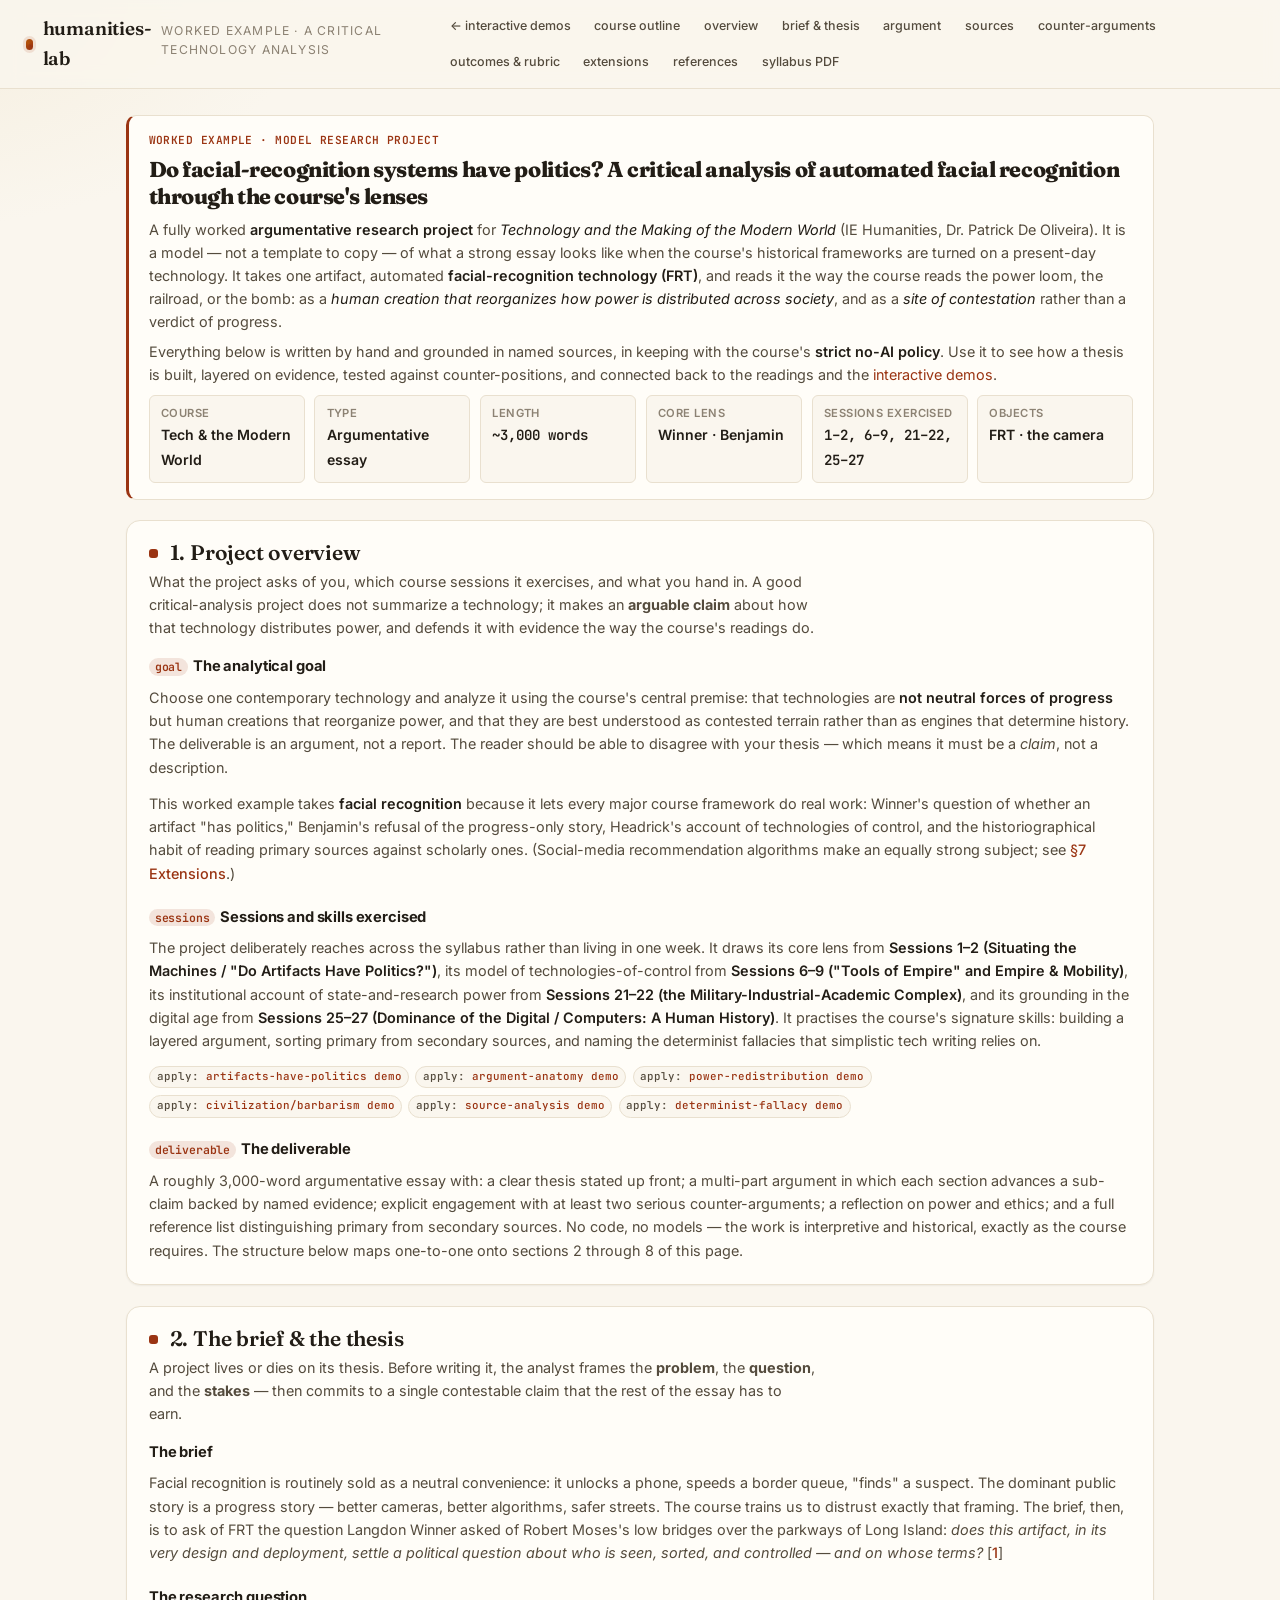
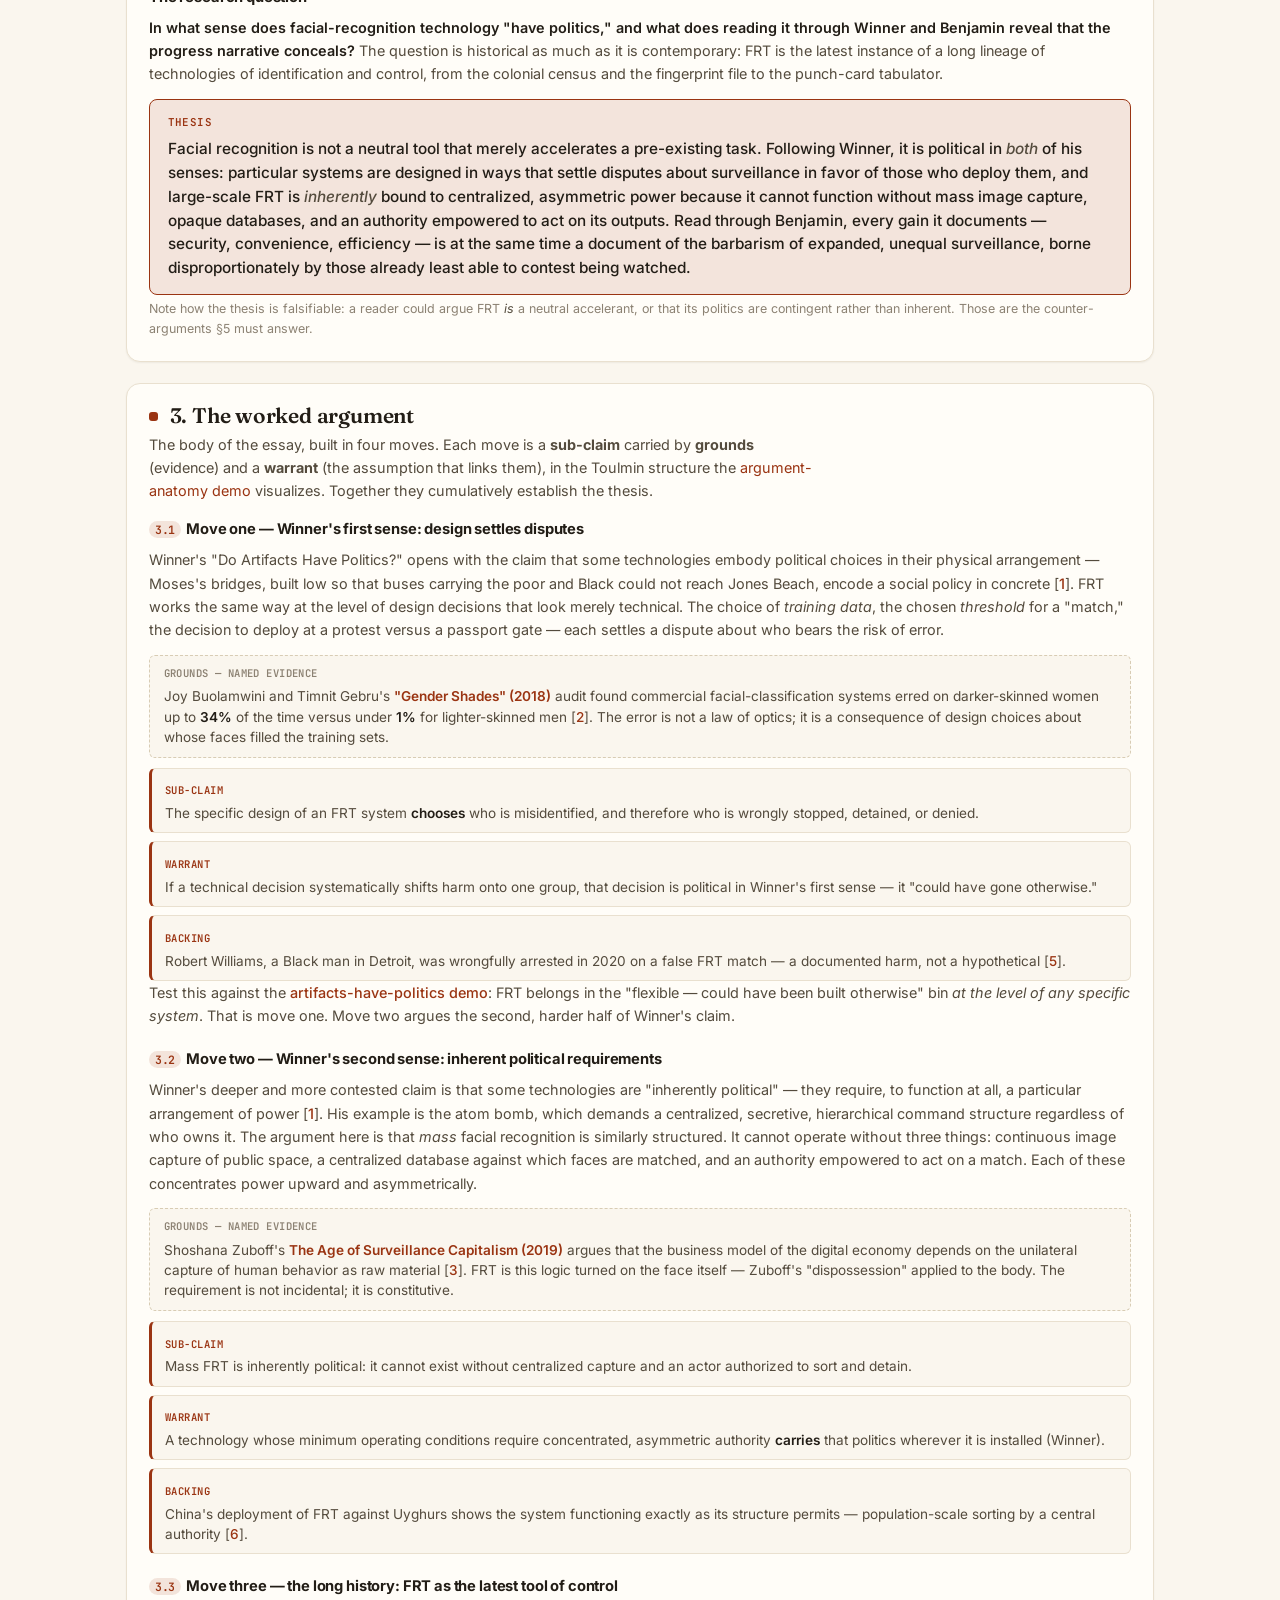
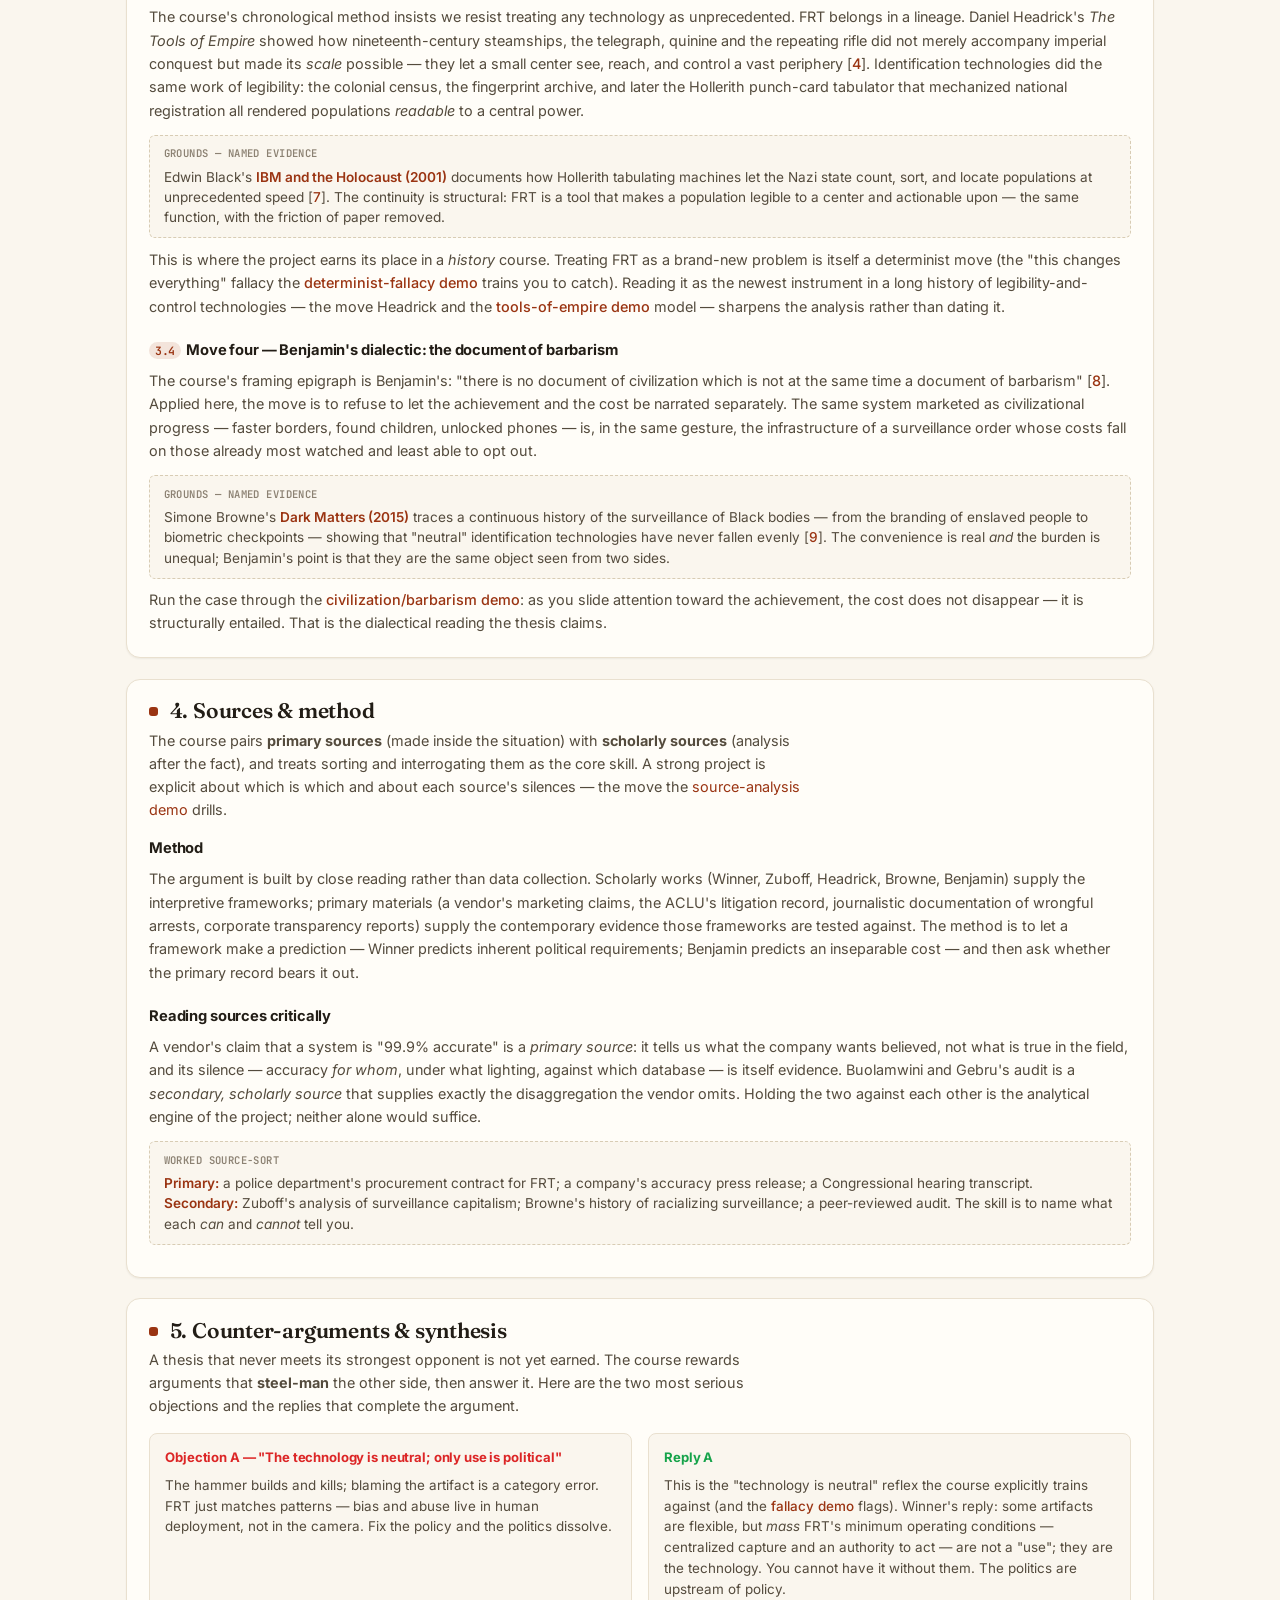
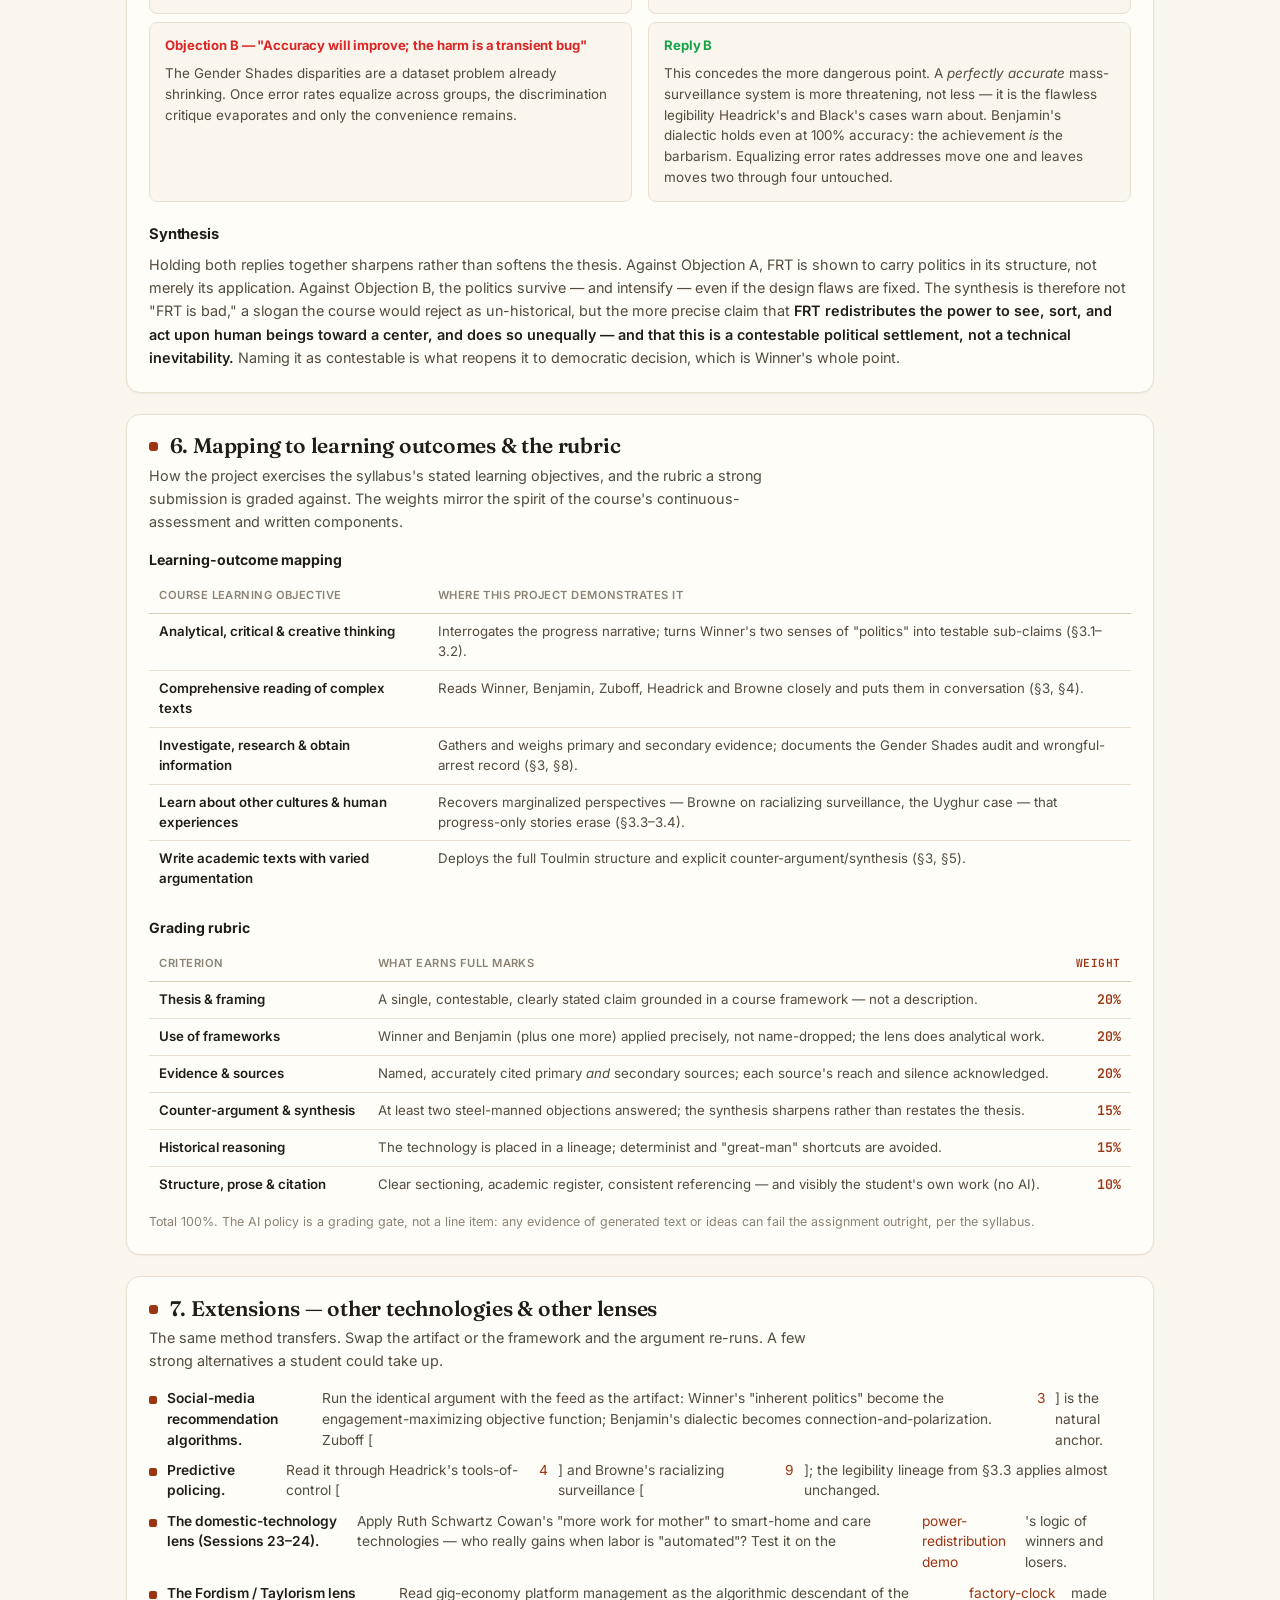
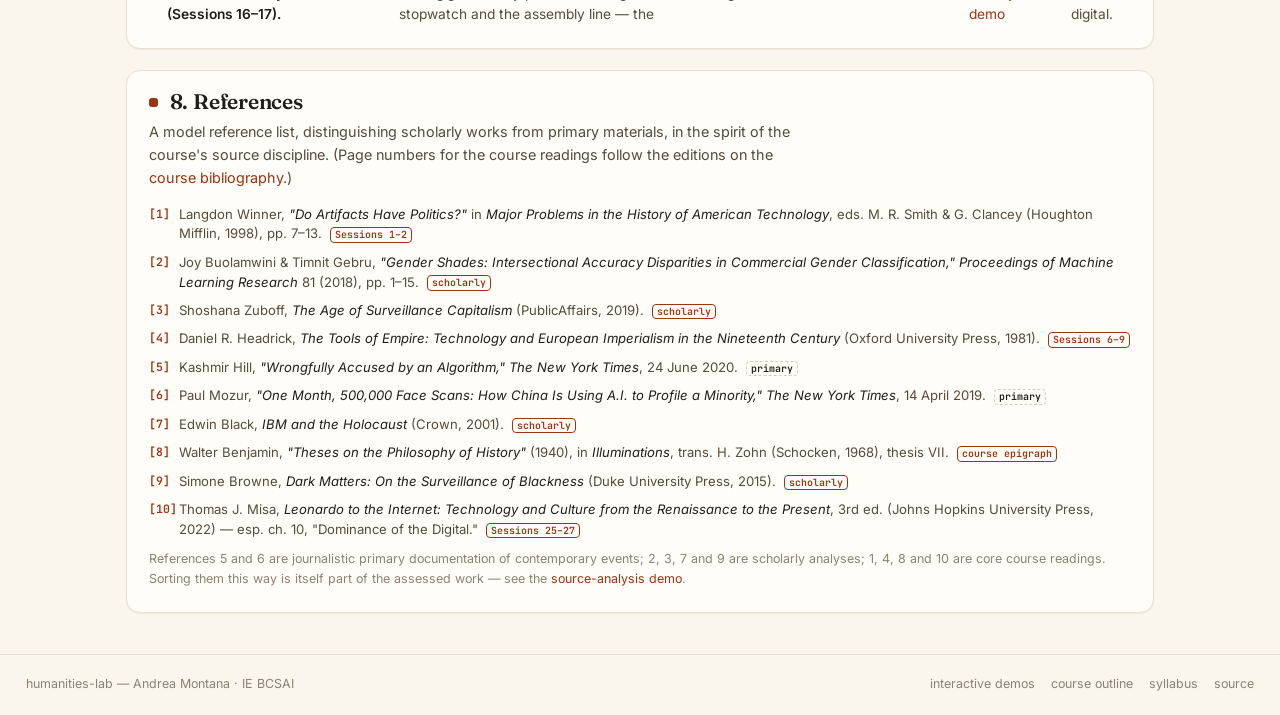
<file: project.html>
<!doctype html>
<html lang="en">
  <head>
    <meta charset="UTF-8" />
    <meta name="viewport" content="width=device-width, initial-scale=1.0" />
    <meta name="theme-color" content="#4338CA" />
    <link rel="icon" type="image/svg+xml" href="./favicon.svg" />
    <title>humanities-lab · worked example project · a critical technology analysis</title>

    <link rel="preconnect" href="https://fonts.googleapis.com" />
    <link rel="preconnect" href="https://fonts.gstatic.com" crossorigin />
    <link href="https://fonts.googleapis.com/css2?family=Fraunces:opsz,wght@9..144,400;9..144,500;9..144,600;9..144,700&family=Inter:wght@400;500;600;700;800&family=JetBrains+Mono:wght@400;500;600&display=swap" rel="stylesheet" />

    <link rel="stylesheet" href="./style.css" />

    <style>
      /* ---- project.html — scoped extensions, reusing :root tokens only ---- */

      /* lead / brief block */
      .lead {
        background: var(--paper);
        border: 1px solid var(--rule);
        border-left: 3px solid var(--accent);
        border-radius: 10px;
        padding: 1rem 1.25rem;
      }
      .lead .kicker {
        font-family: var(--font-mono);
        font-size: 0.7rem; font-weight: 600; letter-spacing: 0.04em;
        text-transform: uppercase; color: var(--accent);
        margin: 0 0 0.4rem;
      }
      .lead h1 {
        font-size: 1.35rem; font-weight: 800; letter-spacing: -0.02em;
        margin: 0 0 0.5rem; color: var(--ink); line-height: 1.25;
      }
      .lead p { margin: 0.4rem 0 0; color: var(--ink-soft); font-size: 0.9rem; }
      .lead p strong { color: var(--ink); font-weight: 600; }
      .lead em { color: var(--ink); }

      /* metadata grid (mirrors course.html .meta-grid) */
      .meta-grid {
        display: grid;
        grid-template-columns: repeat(auto-fill, minmax(150px, 1fr));
        gap: 0.6rem; margin-top: 0.6rem;
      }
      .meta-cell {
        background: var(--bg); border: 1px solid var(--rule);
        border-radius: 6px; padding: 0.55rem 0.7rem;
      }
      .meta-cell .k {
        display: block; color: var(--muted);
        font-size: 0.7rem; font-weight: 600;
        text-transform: uppercase; letter-spacing: 0.04em;
      }
      .meta-cell .v { color: var(--ink); font-weight: 600; font-size: 0.88rem; }
      .meta-cell .v.mono { font-family: var(--font-mono); }

      /* generic prose inside a .demo card */
      .prose { color: var(--ink-soft); font-size: 0.9rem; line-height: 1.62; }
      .prose p { margin: 0 0 0.8rem; }
      .prose p:last-child { margin-bottom: 0; }
      .prose strong { color: var(--ink); font-weight: 600; }
      .prose em { color: var(--ink-soft); }
      .prose a { font-weight: 500; }
      .prose h3 {
        font-size: 0.92rem; font-weight: 700; color: var(--ink);
        letter-spacing: -0.01em; margin: 1.3rem 0 0.4rem;
      }
      .prose h3:first-child { margin-top: 0; }
      .prose .sub-no {
        font-family: var(--font-mono); font-size: 0.72rem; font-weight: 600;
        color: var(--accent); background: var(--accent-soft);
        padding: 0.1em 0.5em; border-radius: 999px; margin-right: 0.45em;
      }

      /* thesis pull-box */
      .thesis {
        background: var(--accent-soft);
        border: 1px solid var(--accent);
        border-radius: 8px;
        padding: 0.9rem 1.1rem;
        margin: 0.4rem 0 0.2rem;
      }
      .thesis .tlab {
        font-family: var(--font-mono); font-size: 0.68rem; font-weight: 600;
        text-transform: uppercase; letter-spacing: 0.04em;
        color: var(--accent); display: block; margin-bottom: 0.35rem;
      }
      .thesis p { margin: 0; color: var(--ink); font-size: 0.96rem; line-height: 1.55; font-weight: 500; }

      /* Toulmin / argument-structure mini cards */
      .toulmin { display: flex; flex-direction: column; gap: 0.5rem; margin: 0.4rem 0 0; }
      .tcard {
        background: var(--bg); border: 1px solid var(--rule);
        border-left: 3px solid var(--accent); border-radius: 6px;
        padding: 0.55rem 0.8rem;
      }
      .tcard .role {
        font-family: var(--font-mono); font-size: 0.66rem; font-weight: 600;
        text-transform: uppercase; letter-spacing: 0.05em; color: var(--accent);
      }
      .tcard p { margin: 0.15rem 0 0; color: var(--ink-soft); font-size: 0.85rem; line-height: 1.5; }
      .tcard p strong { color: var(--ink); }

      /* evidence callouts */
      .evidence {
        background: var(--bg); border: 1px dashed var(--rule-h);
        border-radius: 6px; padding: 0.6rem 0.85rem; margin: 0.6rem 0;
      }
      .evidence .elab {
        font-family: var(--font-mono); font-size: 0.66rem; font-weight: 600;
        text-transform: uppercase; letter-spacing: 0.04em; color: var(--muted);
        display: block; margin-bottom: 0.25rem;
      }
      .evidence p { margin: 0; font-size: 0.85rem; color: var(--ink-soft); line-height: 1.5; }
      .evidence p .src { color: var(--accent); font-weight: 600; }

      /* counter / synthesis two-column */
      .duo { display: grid; grid-template-columns: 1fr 1fr; gap: 1rem; margin-top: 0.5rem; }
      @media (max-width: 680px) { .duo { grid-template-columns: 1fr; } }
      .duo .col {
        background: var(--bg); border: 1px solid var(--rule);
        border-radius: 8px; padding: 0.8rem 0.95rem;
      }
      .duo .col h4 {
        font-size: 0.82rem; font-weight: 700; margin: 0 0 0.4rem; letter-spacing: -0.01em;
      }
      .duo .col.objection h4 { color: var(--bad); }
      .duo .col.reply h4 { color: var(--good); }
      .duo .col p { margin: 0; color: var(--ink-soft); font-size: 0.84rem; line-height: 1.55; }

      /* mapping table + rubric */
      .ptable { width: 100%; border-collapse: collapse; margin-top: 0.5rem; font-size: 0.83rem; }
      .ptable th, .ptable td {
        text-align: left; padding: 0.5rem 0.65rem;
        border-bottom: 1px solid var(--rule); vertical-align: top;
      }
      .ptable th {
        color: var(--muted); font-weight: 600; font-size: 0.7rem;
        text-transform: uppercase; letter-spacing: 0.04em;
        border-bottom: 1px solid var(--rule-h);
      }
      .ptable td { color: var(--ink-soft); line-height: 1.5; }
      .ptable td strong { color: var(--ink); font-weight: 600; }
      .ptable td .mono { font-family: var(--font-mono); color: var(--accent); font-weight: 600; }
      .ptable tr:last-child td { border-bottom: 0; }
      .ptable .wt { font-family: var(--font-mono); color: var(--accent); font-weight: 600; text-align: right; white-space: nowrap; }

      /* references */
      .refs { margin: 0.3rem 0 0; padding: 0; list-style: none; display: flex; flex-direction: column; gap: 0.55rem; counter-reset: ref; }
      .refs li {
        position: relative; padding-left: 1.9rem;
        color: var(--ink-soft); font-size: 0.82rem; line-height: 1.5;
      }
      .refs li::before {
        counter-increment: ref; content: '[' counter(ref) ']';
        position: absolute; left: 0; top: 0;
        font-family: var(--font-mono); font-size: 0.72rem; font-weight: 600; color: var(--accent);
      }
      .refs li .work { font-style: italic; color: var(--ink); }
      .refs .reftag {
        font-family: var(--font-mono); font-size: 0.62rem; font-weight: 600;
        color: var(--accent); border: 1px solid var(--accent); border-radius: 4px;
        padding: 0.02em 0.4em; margin-left: 0.4em; white-space: nowrap;
      }
      .refs .reftag.primary { color: var(--ink); border-color: var(--rule-h); border-style: dashed; }

      /* "exercises" chips that tie to demos / sessions */
      .chips { display: flex; gap: 0.4rem; flex-wrap: wrap; margin-top: 0.5rem; }
      .chip {
        font-family: var(--font-mono); font-size: 0.68rem; font-weight: 500;
        color: var(--ink-soft); background: var(--bg);
        border: 1px solid var(--rule); border-radius: 999px;
        padding: 0.15em 0.6em;
      }
      .chip a { color: var(--accent); }

      .note { color: var(--muted); font-size: 0.78rem; margin: 0.6rem 0 0; }
      .ext-list { margin: 0.3rem 0 0; padding: 0; list-style: none; display: flex; flex-direction: column; gap: 0.6rem; }
      .ext-list li {
        display: flex; gap: 0.6rem; align-items: baseline;
        color: var(--ink-soft); font-size: 0.86rem; line-height: 1.5;
      }
      .ext-list li::before {
        content: ''; flex: 0 0 auto; width: 8px; height: 8px; border-radius: 2px;
        background: var(--accent); transform: translateY(1px);
      }
      .ext-list li strong { color: var(--ink); font-weight: 600; }
    </style>
  </head>
  <body>
    <header>
      <div class="title">
        <span class="dot"></span><strong>humanities-lab</strong>
        <span class="sub">worked example · a critical technology analysis</span>
      </div>
      <nav>
        <a href="./index.html">← interactive demos</a>
        <a href="./course.html">course outline</a>
        <a href="#overview">overview</a>
        <a href="#brief">brief &amp; thesis</a>
        <a href="#argument">argument</a>
        <a href="#method">sources</a>
        <a href="#counter">counter-arguments</a>
        <a href="#outcomes">outcomes &amp; rubric</a>
        <a href="#extensions">extensions</a>
        <a href="#references">references</a>
        <a href="./SYLLABUS.pdf" target="_blank">syllabus PDF</a>
      </nav>
    </header>

    <main>
      <div class="lead">
        <p class="kicker">Worked example · model research project</p>
        <h1>Do facial-recognition systems have politics? A critical analysis of automated facial recognition through the course's lenses</h1>
        <p>
          A fully worked <strong>argumentative research project</strong> for
          <em>Technology and the Making of the Modern World</em> (IE Humanities, Dr. Patrick De Oliveira).
          It is a model — not a template to copy — of what a strong essay looks like when the course's
          historical frameworks are turned on a present-day technology. It takes one artifact, automated
          <strong>facial-recognition technology (FRT)</strong>, and reads it the way the course reads the power loom,
          the railroad, or the bomb: as a <em>human creation that reorganizes how power is distributed across society</em>,
          and as a <em>site of contestation</em> rather than a verdict of progress.
        </p>
        <p>
          Everything below is written by hand and grounded in named sources, in keeping with the course's
          <strong>strict no-AI policy</strong>. Use it to see how a thesis is built, layered on evidence, tested against
          counter-positions, and connected back to the readings and the
          <a href="./index.html">interactive demos</a>.
        </p>
        <div class="meta-grid">
          <div class="meta-cell"><span class="k">Course</span><span class="v">Tech &amp; the Modern World</span></div>
          <div class="meta-cell"><span class="k">Type</span><span class="v">Argumentative essay</span></div>
          <div class="meta-cell"><span class="k">Length</span><span class="v mono">~3,000 words</span></div>
          <div class="meta-cell"><span class="k">Core lens</span><span class="v">Winner · Benjamin</span></div>
          <div class="meta-cell"><span class="k">Sessions exercised</span><span class="v mono">1–2, 6–9, 21–22, 25–27</span></div>
          <div class="meta-cell"><span class="k">Objects</span><span class="v">FRT · the camera</span></div>
        </div>
      </div>

      <!-- (1) OVERVIEW --------------------------------------------------------- -->
      <section class="demo" id="overview">
        <h2>1. Project overview</h2>
        <p class="cap">What the project asks of you, which course sessions it exercises, and what you hand in.
          A good critical-analysis project does not summarize a technology; it makes an <strong>arguable claim</strong>
          about how that technology distributes power, and defends it with evidence the way the course's readings do.</p>
        <div class="prose">
          <h3><span class="sub-no">goal</span>The analytical goal</h3>
          <p>
            Choose one contemporary technology and analyze it using the course's central premise: that technologies are
            <strong>not neutral forces of progress</strong> but human creations that reorganize power, and that they are
            best understood as contested terrain rather than as engines that determine history. The deliverable is an
            argument, not a report. The reader should be able to disagree with your thesis — which means it must be a
            <em>claim</em>, not a description.
          </p>
          <p>
            This worked example takes <strong>facial recognition</strong> because it lets every major course framework
            do real work: Winner's question of whether an artifact "has politics," Benjamin's refusal of the
            progress-only story, Headrick's account of technologies of control, and the historiographical habit of
            reading primary sources against scholarly ones. (Social-media recommendation algorithms make an equally
            strong subject; see <a href="#extensions">§7 Extensions</a>.)
          </p>

          <h3><span class="sub-no">sessions</span>Sessions and skills exercised</h3>
          <p>
            The project deliberately reaches across the syllabus rather than living in one week. It draws its core lens
            from <strong>Sessions 1–2 (Situating the Machines / "Do Artifacts Have Politics?")</strong>, its model of
            technologies-of-control from <strong>Sessions 6–9 ("Tools of Empire" and Empire &amp; Mobility)</strong>,
            its institutional account of state-and-research power from <strong>Sessions 21–22 (the
            Military-Industrial-Academic Complex)</strong>, and its grounding in the digital age from
            <strong>Sessions 25–27 (Dominance of the Digital / Computers: A Human History)</strong>. It practises the
            course's signature skills: building a layered argument, sorting primary from secondary sources, and naming
            the determinist fallacies that simplistic tech writing relies on.
          </p>
          <div class="chips">
            <span class="chip">apply: <a href="./index.html#politics">artifacts-have-politics demo</a></span>
            <span class="chip">apply: <a href="./index.html#argument">argument-anatomy demo</a></span>
            <span class="chip">apply: <a href="./index.html#power">power-redistribution demo</a></span>
            <span class="chip">apply: <a href="./index.html#dialectic">civilization/barbarism demo</a></span>
            <span class="chip">apply: <a href="./index.html#sources">source-analysis demo</a></span>
            <span class="chip">apply: <a href="./index.html#fallacy">determinist-fallacy demo</a></span>
          </div>

          <h3><span class="sub-no">deliverable</span>The deliverable</h3>
          <p>
            A roughly 3,000-word argumentative essay with: a clear thesis stated up front; a multi-part argument in which
            each section advances a sub-claim backed by named evidence; explicit engagement with at least two serious
            counter-arguments; a reflection on power and ethics; and a full reference list distinguishing primary from
            secondary sources. No code, no models — the work is interpretive and historical, exactly as the course
            requires. The structure below maps one-to-one onto sections 2 through 8 of this page.
          </p>
        </div>
      </section>

      <!-- (2) BRIEF & THESIS --------------------------------------------------- -->
      <section class="demo" id="brief">
        <h2>2. The brief &amp; the thesis</h2>
        <p class="cap">A project lives or dies on its thesis. Before writing it, the analyst frames the
          <strong>problem</strong>, the <strong>question</strong>, and the <strong>stakes</strong> — then commits to a single
          contestable claim that the rest of the essay has to earn.</p>
        <div class="prose">
          <h3>The brief</h3>
          <p>
            Facial recognition is routinely sold as a neutral convenience: it unlocks a phone, speeds a border queue,
            "finds" a suspect. The dominant public story is a progress story — better cameras, better algorithms, safer
            streets. The course trains us to distrust exactly that framing. The brief, then, is to ask of FRT the question
            Langdon Winner asked of Robert Moses's low bridges over the parkways of Long Island: <em>does this artifact,
            in its very design and deployment, settle a political question about who is seen, sorted, and controlled —
            and on whose terms?</em> [<a href="#references">1</a>]
          </p>
          <h3>The research question</h3>
          <p>
            <strong>In what sense does facial-recognition technology "have politics," and what does reading it through
            Winner and Benjamin reveal that the progress narrative conceals?</strong> The question is historical as much
            as it is contemporary: FRT is the latest instance of a long lineage of technologies of identification and
            control, from the colonial census and the fingerprint file to the punch-card tabulator.
          </p>
          <div class="thesis">
            <span class="tlab">Thesis</span>
            <p>
              Facial recognition is not a neutral tool that merely accelerates a pre-existing task. Following Winner, it
              is political in <em>both</em> of his senses: particular systems are designed in ways that settle disputes
              about surveillance in favor of those who deploy them, and large-scale FRT is <em>inherently</em> bound to
              centralized, asymmetric power because it cannot function without mass image capture, opaque databases, and
              an authority empowered to act on its outputs. Read through Benjamin, every gain it documents — security,
              convenience, efficiency — is at the same time a document of the barbarism of expanded, unequal surveillance,
              borne disproportionately by those already least able to contest being watched.
            </p>
          </div>
          <p class="note">Note how the thesis is falsifiable: a reader could argue FRT <em>is</em> a neutral accelerant, or
            that its politics are contingent rather than inherent. Those are the counter-arguments §5 must answer.</p>
        </div>
      </section>

      <!-- (3) THE WORKED ARGUMENT --------------------------------------------- -->
      <section class="demo" id="argument">
        <h2>3. The worked argument</h2>
        <p class="cap">The body of the essay, built in four moves. Each move is a <strong>sub-claim</strong> carried by
          <strong>grounds</strong> (evidence) and a <strong>warrant</strong> (the assumption that links them), in the Toulmin
          structure the <a href="./index.html#argument">argument-anatomy demo</a> visualizes. Together they cumulatively
          establish the thesis.</p>
        <div class="prose">

          <h3><span class="sub-no">3.1</span>Move one — Winner's first sense: design settles disputes</h3>
          <p>
            Winner's "Do Artifacts Have Politics?" opens with the claim that some technologies embody political choices
            in their physical arrangement — Moses's bridges, built low so that buses carrying the poor and Black could not
            reach Jones Beach, encode a social policy in concrete [<a href="#references">1</a>]. FRT works the same way at the
            level of design decisions that look merely technical. The choice of <em>training data</em>, the chosen
            <em>threshold</em> for a "match," the decision to deploy at a protest versus a passport gate — each settles a
            dispute about who bears the risk of error.
          </p>
          <div class="evidence">
            <span class="elab">Grounds — named evidence</span>
            <p>
              Joy Buolamwini and Timnit Gebru's <span class="src">"Gender Shades" (2018)</span> audit found commercial
              facial-classification systems erred on darker-skinned women up to <strong>34%</strong> of the time versus under
              <strong>1%</strong> for lighter-skinned men [<a href="#references">2</a>]. The error is not a law of optics; it is a
              consequence of design choices about whose faces filled the training sets.
            </p>
          </div>
          <div class="toulmin">
            <div class="tcard"><span class="role">Sub-claim</span><p>The specific design of an FRT system <strong>chooses</strong> who is misidentified, and therefore who is wrongly stopped, detained, or denied.</p></div>
            <div class="tcard"><span class="role">Warrant</span><p>If a technical decision systematically shifts harm onto one group, that decision is political in Winner's first sense — it "could have gone otherwise."</p></div>
            <div class="tcard"><span class="role">Backing</span><p>Robert Williams, a Black man in Detroit, was wrongfully arrested in 2020 on a false FRT match — a documented harm, not a hypothetical [<a href="#references">5</a>].</p></div>
          </div>
          <p>
            Test this against the <a href="./index.html#politics">artifacts-have-politics demo</a>: FRT belongs in the
            "flexible — could have been built otherwise" bin <em>at the level of any specific system</em>. That is move
            one. Move two argues the second, harder half of Winner's claim.
          </p>

          <h3><span class="sub-no">3.2</span>Move two — Winner's second sense: inherent political requirements</h3>
          <p>
            Winner's deeper and more contested claim is that some technologies are "inherently political" — they
            require, to function at all, a particular arrangement of power [<a href="#references">1</a>]. His example is the
            atom bomb, which demands a centralized, secretive, hierarchical command structure regardless of who owns it.
            The argument here is that <em>mass</em> facial recognition is similarly structured. It cannot operate without
            three things: continuous image capture of public space, a centralized database against which faces are matched,
            and an authority empowered to act on a match. Each of these concentrates power upward and asymmetrically.
          </p>
          <div class="evidence">
            <span class="elab">Grounds — named evidence</span>
            <p>
              Shoshana Zuboff's <span class="src">The Age of Surveillance Capitalism (2019)</span> argues that the
              business model of the digital economy depends on the unilateral capture of human behavior as raw material
              [<a href="#references">3</a>]. FRT is this logic turned on the face itself — Zuboff's "dispossession" applied to
              the body. The requirement is not incidental; it is constitutive.
            </p>
          </div>
          <div class="toulmin">
            <div class="tcard"><span class="role">Sub-claim</span><p>Mass FRT is inherently political: it cannot exist without centralized capture and an actor authorized to sort and detain.</p></div>
            <div class="tcard"><span class="role">Warrant</span><p>A technology whose minimum operating conditions require concentrated, asymmetric authority <strong>carries</strong> that politics wherever it is installed (Winner).</p></div>
            <div class="tcard"><span class="role">Backing</span><p>China's deployment of FRT against Uyghurs shows the system functioning exactly as its structure permits — population-scale sorting by a central authority [<a href="#references">6</a>].</p></div>
          </div>

          <h3><span class="sub-no">3.3</span>Move three — the long history: FRT as the latest tool of control</h3>
          <p>
            The course's chronological method insists we resist treating any technology as unprecedented. FRT belongs in
            a lineage. Daniel Headrick's <em>The Tools of Empire</em> showed how nineteenth-century steamships, the
            telegraph, quinine and the repeating rifle did not merely accompany imperial conquest but made its
            <em>scale</em> possible — they let a small center see, reach, and control a vast periphery [<a href="#references">4</a>].
            Identification technologies did the same work of legibility: the colonial census, the fingerprint archive,
            and later the Hollerith punch-card tabulator that mechanized national registration all rendered populations
            <em>readable</em> to a central power.
          </p>
          <div class="evidence">
            <span class="elab">Grounds — named evidence</span>
            <p>
              Edwin Black's <span class="src">IBM and the Holocaust (2001)</span> documents how Hollerith tabulating
              machines let the Nazi state count, sort, and locate populations at unprecedented speed
              [<a href="#references">7</a>]. The continuity is structural: FRT is a tool that makes a population legible to
              a center and actionable upon — the same function, with the friction of paper removed.
            </p>
          </div>
          <p>
            This is where the project earns its place in a <em>history</em> course. Treating FRT as a brand-new problem
            is itself a determinist move (the "this changes everything" fallacy the
            <a href="./index.html#fallacy">determinist-fallacy demo</a> trains you to catch). Reading it as the newest
            instrument in a long history of legibility-and-control technologies — the move Headrick and the
            <a href="./index.html#empire">tools-of-empire demo</a> model — sharpens the analysis rather than dating it.
          </p>

          <h3><span class="sub-no">3.4</span>Move four — Benjamin's dialectic: the document of barbarism</h3>
          <p>
            The course's framing epigraph is Benjamin's: "there is no document of civilization which is not at the same
            time a document of barbarism" [<a href="#references">8</a>]. Applied here, the move is to refuse to let the
            achievement and the cost be narrated separately. The same system marketed as civilizational progress —
            faster borders, found children, unlocked phones — is, in the same gesture, the infrastructure of a
            surveillance order whose costs fall on those already most watched and least able to opt out.
          </p>
          <div class="evidence">
            <span class="elab">Grounds — named evidence</span>
            <p>
              Simone Browne's <span class="src">Dark Matters (2015)</span> traces a continuous history of the surveillance
              of Black bodies — from the branding of enslaved people to biometric checkpoints — showing that "neutral"
              identification technologies have never fallen evenly [<a href="#references">9</a>]. The convenience is real
              <em>and</em> the burden is unequal; Benjamin's point is that they are the same object seen from two sides.
            </p>
          </div>
          <p>
            Run the case through the <a href="./index.html#dialectic">civilization/barbarism demo</a>: as you slide
            attention toward the achievement, the cost does not disappear — it is structurally entailed. That is the
            dialectical reading the thesis claims.
          </p>
        </div>
      </section>

      <!-- (4) SOURCES & METHOD ------------------------------------------------ -->
      <section class="demo" id="method">
        <h2>4. Sources &amp; method</h2>
        <p class="cap">The course pairs <strong>primary sources</strong> (made inside the situation) with
          <strong>scholarly sources</strong> (analysis after the fact), and treats sorting and interrogating them as the
          core skill. A strong project is explicit about which is which and about each source's silences — the move the
          <a href="./index.html#sources">source-analysis demo</a> drills.</p>
        <div class="prose">
          <h3>Method</h3>
          <p>
            The argument is built by close reading rather than data collection. Scholarly works (Winner, Zuboff, Headrick,
            Browne, Benjamin) supply the interpretive frameworks; primary materials (a vendor's marketing claims, the
            ACLU's litigation record, journalistic documentation of wrongful arrests, corporate transparency reports)
            supply the contemporary evidence those frameworks are tested against. The method is to let a framework make a
            prediction — Winner predicts inherent political requirements; Benjamin predicts an inseparable cost — and then
            ask whether the primary record bears it out.
          </p>
          <h3>Reading sources critically</h3>
          <p>
            A vendor's claim that a system is "99.9% accurate" is a <em>primary source</em>: it tells us what the company
            wants believed, not what is true in the field, and its silence — accuracy <em>for whom</em>, under what
            lighting, against which database — is itself evidence. Buolamwini and Gebru's audit is a <em>secondary,
            scholarly source</em> that supplies exactly the disaggregation the vendor omits. Holding the two against each
            other is the analytical engine of the project; neither alone would suffice.
          </p>
          <div class="evidence">
            <span class="elab">Worked source-sort</span>
            <p>
              <span class="src">Primary:</span> a police department's procurement contract for FRT; a company's accuracy
              press release; a Congressional hearing transcript. &nbsp;
              <span class="src">Secondary:</span> Zuboff's analysis of surveillance capitalism; Browne's history of
              racializing surveillance; a peer-reviewed audit. The skill is to name what each <em>can</em> and
              <em>cannot</em> tell you.
            </p>
          </div>
        </div>
      </section>

      <!-- (5) COUNTER-ARGUMENTS & SYNTHESIS ----------------------------------- -->
      <section class="demo" id="counter">
        <h2>5. Counter-arguments &amp; synthesis</h2>
        <p class="cap">A thesis that never meets its strongest opponent is not yet earned. The course rewards arguments
          that <strong>steel-man</strong> the other side, then answer it. Here are the two most serious objections and the
          replies that complete the argument.</p>
        <div class="prose">
          <div class="duo">
            <div class="col objection">
              <h4>Objection A — "The technology is neutral; only use is political"</h4>
              <p>
                The hammer builds and kills; blaming the artifact is a category error. FRT just matches patterns — bias
                and abuse live in human deployment, not in the camera. Fix the policy and the politics dissolve.
              </p>
            </div>
            <div class="col reply">
              <h4>Reply A</h4>
              <p>
                This is the "technology is neutral" reflex the course explicitly trains against (and the
                <a href="./index.html#fallacy">fallacy demo</a> flags). Winner's reply: some artifacts are flexible, but
                <em>mass</em> FRT's minimum operating conditions — centralized capture and an authority to act — are not
                a "use"; they are the technology. You cannot have it without them. The politics are upstream of policy.
              </p>
            </div>
          </div>
          <div class="duo">
            <div class="col objection">
              <h4>Objection B — "Accuracy will improve; the harm is a transient bug"</h4>
              <p>
                The Gender Shades disparities are a dataset problem already shrinking. Once error rates equalize across
                groups, the discrimination critique evaporates and only the convenience remains.
              </p>
            </div>
            <div class="col reply">
              <h4>Reply B</h4>
              <p>
                This concedes the more dangerous point. A <em>perfectly accurate</em> mass-surveillance system is more
                threatening, not less — it is the flawless legibility Headrick's and Black's cases warn about. Benjamin's
                dialectic holds even at 100% accuracy: the achievement <em>is</em> the barbarism. Equalizing error rates
                addresses move one and leaves moves two through four untouched.
              </p>
            </div>
          </div>
          <h3>Synthesis</h3>
          <div class="prose" style="margin-top:0;">
            <p>
              Holding both replies together sharpens rather than softens the thesis. Against Objection A, FRT is shown to
              carry politics in its structure, not merely its application. Against Objection B, the politics survive — and
              intensify — even if the design flaws are fixed. The synthesis is therefore not "FRT is bad," a slogan the
              course would reject as un-historical, but the more precise claim that <strong>FRT redistributes the power to
              see, sort, and act upon human beings toward a center, and does so unequally — and that this is a contestable
              political settlement, not a technical inevitability.</strong> Naming it as contestable is what reopens it to
              democratic decision, which is Winner's whole point.
            </p>
          </div>
        </div>
      </section>

      <!-- (6) OUTCOMES + RUBRIC ----------------------------------------------- -->
      <section class="demo" id="outcomes">
        <h2>6. Mapping to learning outcomes &amp; the rubric</h2>
        <p class="cap">How the project exercises the syllabus's stated learning objectives, and the rubric a strong
          submission is graded against. The weights mirror the spirit of the course's continuous-assessment and written
          components.</p>

        <h3 style="font-size:0.88rem;font-weight:700;color:var(--ink);margin:0.4rem 0 0.2rem;">Learning-outcome mapping</h3>
        <table class="ptable">
          <thead>
            <tr><th>Course learning objective</th><th>Where this project demonstrates it</th></tr>
          </thead>
          <tbody>
            <tr><td><strong>Analytical, critical &amp; creative thinking</strong></td><td>Interrogates the progress narrative; turns Winner's two senses of "politics" into testable sub-claims (§3.1–3.2).</td></tr>
            <tr><td><strong>Comprehensive reading of complex texts</strong></td><td>Reads Winner, Benjamin, Zuboff, Headrick and Browne closely and puts them in conversation (§3, §4).</td></tr>
            <tr><td><strong>Investigate, research &amp; obtain information</strong></td><td>Gathers and weighs primary and secondary evidence; documents the Gender Shades audit and wrongful-arrest record (§3, §8).</td></tr>
            <tr><td><strong>Learn about other cultures &amp; human experiences</strong></td><td>Recovers marginalized perspectives — Browne on racializing surveillance, the Uyghur case — that progress-only stories erase (§3.3–3.4).</td></tr>
            <tr><td><strong>Write academic texts with varied argumentation</strong></td><td>Deploys the full Toulmin structure and explicit counter-argument/synthesis (§3, §5).</td></tr>
          </tbody>
        </table>

        <h3 style="font-size:0.88rem;font-weight:700;color:var(--ink);margin:1.2rem 0 0.2rem;">Grading rubric</h3>
        <table class="ptable">
          <thead>
            <tr><th>Criterion</th><th>What earns full marks</th><th class="wt">Weight</th></tr>
          </thead>
          <tbody>
            <tr><td><strong>Thesis &amp; framing</strong></td><td>A single, contestable, clearly stated claim grounded in a course framework — not a description.</td><td class="wt">20%</td></tr>
            <tr><td><strong>Use of frameworks</strong></td><td>Winner and Benjamin (plus one more) applied precisely, not name-dropped; the lens does analytical work.</td><td class="wt">20%</td></tr>
            <tr><td><strong>Evidence &amp; sources</strong></td><td>Named, accurately cited primary <em>and</em> secondary sources; each source's reach and silence acknowledged.</td><td class="wt">20%</td></tr>
            <tr><td><strong>Counter-argument &amp; synthesis</strong></td><td>At least two steel-manned objections answered; the synthesis sharpens rather than restates the thesis.</td><td class="wt">15%</td></tr>
            <tr><td><strong>Historical reasoning</strong></td><td>The technology is placed in a lineage; determinist and "great-man" shortcuts are avoided.</td><td class="wt">15%</td></tr>
            <tr><td><strong>Structure, prose &amp; citation</strong></td><td>Clear sectioning, academic register, consistent referencing — and visibly the student's own work (no AI).</td><td class="wt">10%</td></tr>
          </tbody>
        </table>
        <p class="note">Total 100%. The AI policy is a grading gate, not a line item: any evidence of generated text or
          ideas can fail the assignment outright, per the syllabus.</p>
      </section>

      <!-- (7) EXTENSIONS ------------------------------------------------------ -->
      <section class="demo" id="extensions">
        <h2>7. Extensions — other technologies &amp; other lenses</h2>
        <p class="cap">The same method transfers. Swap the artifact or the framework and the argument re-runs. A few
          strong alternatives a student could take up.</p>
        <ul class="ext-list">
          <li><strong>Social-media recommendation algorithms.</strong> Run the identical argument with the feed as the
            artifact: Winner's "inherent politics" become the engagement-maximizing objective function; Benjamin's
            dialectic becomes connection-and-polarization. Zuboff [<a href="#references">3</a>] is the natural anchor.</li>
          <li><strong>Predictive policing.</strong> Read it through Headrick's tools-of-control [<a href="#references">4</a>]
            and Browne's racializing surveillance [<a href="#references">9</a>]; the legibility lineage from §3.3 applies almost
            unchanged.</li>
          <li><strong>The domestic-technology lens (Sessions 23–24).</strong> Apply Ruth Schwartz Cowan's "more work for
            mother" to smart-home and care technologies — who really gains when labor is "automated"? Test it on the
            <a href="./index.html#power">power-redistribution demo</a>'s logic of winners and losers.</li>
          <li><strong>The Fordism / Taylorism lens (Sessions 16–17).</strong> Read gig-economy platform management as the
            algorithmic descendant of the stopwatch and the assembly line — the
            <a href="./index.html#labor">factory-clock demo</a> made digital.</li>
        </ul>
      </section>

      <!-- (8) REFERENCES ------------------------------------------------------ -->
      <section class="demo" id="references">
        <h2>8. References</h2>
        <p class="cap">A model reference list, distinguishing scholarly works from primary materials, in the spirit of the
          course's source discipline. (Page numbers for the course readings follow the editions on the
          <a href="./course.html#bibliography">course bibliography</a>.)</p>
        <ol class="refs">
          <li>Langdon Winner, <span class="work">"Do Artifacts Have Politics?"</span> in <span class="work">Major Problems in the History of American Technology</span>, eds. M. R. Smith &amp; G. Clancey (Houghton Mifflin, 1998), pp. 7–13. <span class="reftag">Sessions 1–2</span></li>
          <li>Joy Buolamwini &amp; Timnit Gebru, <span class="work">"Gender Shades: Intersectional Accuracy Disparities in Commercial Gender Classification,"</span> <span class="work">Proceedings of Machine Learning Research</span> 81 (2018), pp. 1–15. <span class="reftag">scholarly</span></li>
          <li>Shoshana Zuboff, <span class="work">The Age of Surveillance Capitalism</span> (PublicAffairs, 2019). <span class="reftag">scholarly</span></li>
          <li>Daniel R. Headrick, <span class="work">The Tools of Empire: Technology and European Imperialism in the Nineteenth Century</span> (Oxford University Press, 1981). <span class="reftag">Sessions 6–9</span></li>
          <li>Kashmir Hill, <span class="work">"Wrongfully Accused by an Algorithm,"</span> <span class="work">The New York Times</span>, 24 June 2020. <span class="reftag primary">primary</span></li>
          <li>Paul Mozur, <span class="work">"One Month, 500,000 Face Scans: How China Is Using A.I. to Profile a Minority,"</span> <span class="work">The New York Times</span>, 14 April 2019. <span class="reftag primary">primary</span></li>
          <li>Edwin Black, <span class="work">IBM and the Holocaust</span> (Crown, 2001). <span class="reftag">scholarly</span></li>
          <li>Walter Benjamin, <span class="work">"Theses on the Philosophy of History"</span> (1940), in <span class="work">Illuminations</span>, trans. H. Zohn (Schocken, 1968), thesis VII. <span class="reftag">course epigraph</span></li>
          <li>Simone Browne, <span class="work">Dark Matters: On the Surveillance of Blackness</span> (Duke University Press, 2015). <span class="reftag">scholarly</span></li>
          <li>Thomas J. Misa, <span class="work">Leonardo to the Internet: Technology and Culture from the Renaissance to the Present</span>, 3rd ed. (Johns Hopkins University Press, 2022) — esp. ch. 10, "Dominance of the Digital." <span class="reftag">Sessions 25–27</span></li>
        </ol>
        <p class="note">References 5 and 6 are journalistic primary documentation of contemporary events; 2, 3, 7 and 9
          are scholarly analyses; 1, 4, 8 and 10 are core course readings. Sorting them this way is itself part of the
          assessed work — see the <a href="./index.html#sources">source-analysis demo</a>.</p>
      </section>
    </main>

    <footer>
      <span>humanities-lab — Andrea Montana · IE BCSAI</span>
      <span class="more">
        <a href="./index.html">interactive demos</a>
        <a href="./course.html">course outline</a>
        <a href="./SYLLABUS.pdf" target="_blank">syllabus</a>
        <a href="https://github.com/andreaisabelmontana/humanities-lab" target="_blank">source</a>
      </span>
    </footer>
  </body>
</html>
</file>
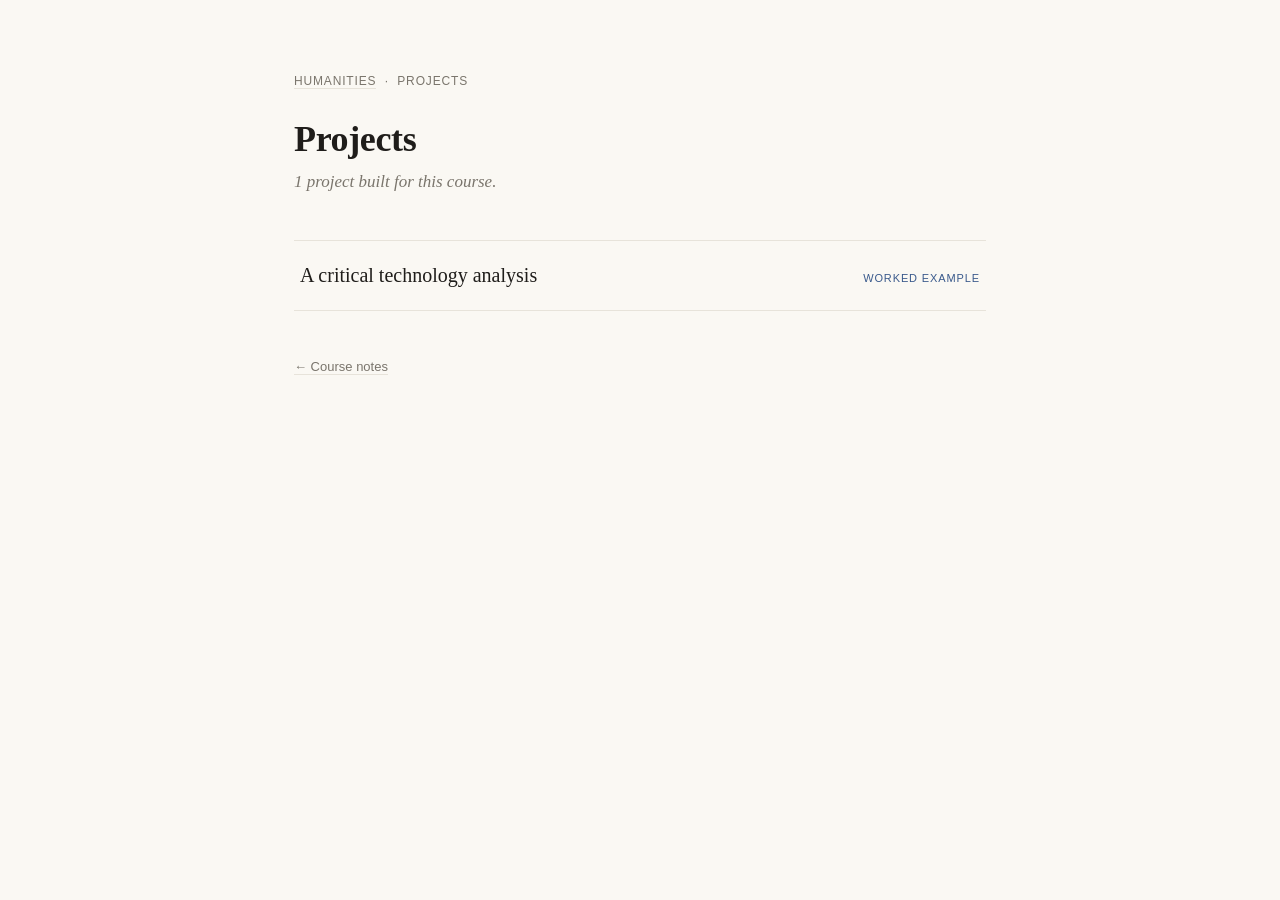
<file: projects.html>
<!doctype html>
<html lang="en">
<head>
<meta charset="utf-8">
<meta name="viewport" content="width=device-width, initial-scale=1">
<title>Projects — Humanities</title>
<style>
  :root{--ink:#1f1d1a;--muted:#7a756c;--line:#e7e3da;--bg:#faf8f3;--accent:#3a5a8c;}
  *{box-sizing:border-box}
  body{margin:0;background:var(--bg);color:var(--ink);font:17px/1.65 Georgia,'Iowan Old Style','Times New Roman',serif;}
  .wrap{max-width:740px;margin:0 auto;padding:72px 24px 110px;}
  .crumb{font:12px/1.5 ui-sans-serif,-apple-system,Segoe UI,Roboto,sans-serif;letter-spacing:.07em;text-transform:uppercase;color:var(--muted);margin:0 0 30px;}
  .crumb a{color:var(--muted);text-decoration:none;border-bottom:1px solid var(--line);}
  .crumb a:hover{color:var(--accent);}
  h1{font-size:36px;line-height:1.1;margin:0 0 8px;letter-spacing:-.01em;}
  .sub{color:var(--muted);font-style:italic;margin:0 0 44px;}
  ul{list-style:none;margin:0;padding:0;}
  li{border-top:1px solid var(--line);}
  li:last-child{border-bottom:1px solid var(--line);}
  a.proj{display:flex;justify-content:space-between;align-items:baseline;gap:18px;padding:18px 6px;text-decoration:none;color:var(--ink);transition:background .15s;}
  a.proj:hover{background:#fff;}
  a.proj:hover .name{color:var(--accent);}
  .name{font-size:20px;}
  .tag{font:11px/1 ui-sans-serif,-apple-system,Segoe UI,Roboto,sans-serif;letter-spacing:.08em;text-transform:uppercase;color:var(--accent);white-space:nowrap;}
  .tag.src{color:var(--muted);}
  footer{margin-top:46px;font:13px/1.6 ui-sans-serif,-apple-system,Segoe UI,Roboto,sans-serif;}
  footer a{color:var(--muted);text-decoration:none;border-bottom:1px solid var(--line);}
  footer a:hover{color:var(--accent);}
</style>
</head>
<body>
  <div class="wrap">
    <div class="crumb"><a href="./course.html">Humanities</a> &nbsp;·&nbsp; Projects</div>
    <h1>Projects</h1>
    <p class="sub">1 project built for this course.</p>
    <ul>
      <li><a class="proj" href="./project.html"><span class="name">A critical technology analysis</span><span class="tag">Worked example</span></a></li>
    </ul>
    <footer><a href="./course.html">← Course notes</a></footer>
  </div>
</body>
</html>
</file>
<file: style.css>
/* ============================================================
   ml-lab · the *-lab series — EDITORIAL / ACADEMIC theme.
   Warm paper, Fraunces serif display, layered depth, one
   per-course accent (kept in --accent). Course & project pages
   inherit this via :root tokens, so this file re-skins all three.

   To re-skin another *-lab course: change --accent ONLY.
   ============================================================ */
:root {
  --bg:        #faf6ee;   /* warm cream page          */
  --paper:     #fffdf8;   /* cards / raised surfaces  */
  --ink:       #221d16;   /* primary text             */
  --ink-soft:  #544b3d;   /* secondary prose          */
  --muted:     #8c8273;   /* captions, meta           */
  --rule:      #e9e0cf;   /* hairline borders         */
  --rule-h:    #d8ccb4;   /* stronger borders         */

  --accent:      #9a3412;                                        /* per-course colour */
  --accent-soft: color-mix(in srgb, var(--accent) 12%, transparent);
  --accent-deep: color-mix(in srgb, var(--accent) 70%, #15120e);
  --gold:        #b45309;                                        /* shared 2nd accent */

  --good: #16A34A;  --warn: #F59E0B;  --bad: #DC2626;

  --shadow-sm: 0 1px 2px rgba(34,29,22,.06);
  --shadow:    0 2px 4px rgba(34,29,22,.05), 0 14px 30px -18px rgba(34,29,22,.28);

  --font-display: 'Fraunces', Georgia, 'Times New Roman', serif;
  --font-sans:    'Inter', -apple-system, BlinkMacSystemFont, 'Segoe UI', Roboto, sans-serif;
  --font-mono:    'JetBrains Mono', ui-monospace, Menlo, Consolas, monospace;
}

* { box-sizing: border-box; }
html { scroll-behavior: smooth; }
html, body { margin: 0; padding: 0; color: var(--ink); font-family: var(--font-sans);
  -webkit-font-smoothing: antialiased; text-rendering: optimizeLegibility; }
body {
  font-size: 15.5px; line-height: 1.6;
  background:
    radial-gradient(1100px 560px at 100% -10%, #fff8ea 0%, rgba(255,248,234,0) 55%),
    radial-gradient(820px 460px at -8% 0%, #f5eede 0%, rgba(245,238,222,0) 50%),
    var(--bg);
}

a { color: var(--accent); text-decoration: none; border-bottom: 1px solid transparent;
  transition: color 120ms, border-color 120ms; }
a:hover { color: var(--accent-deep); border-bottom-color: currentColor; }
::selection { background: var(--accent-soft); }

/* HEADER ---------------------------------------------------- */
header {
  position: sticky; top: 0; z-index: 30;
  display: flex; align-items: center; justify-content: space-between;
  gap: 1rem; padding: 0.85rem 1.6rem;
  background: rgba(250,246,238,0.86);
  backdrop-filter: saturate(140%) blur(10px);
  border-bottom: 1px solid var(--rule);
}
.title { display: flex; align-items: baseline; gap: 0.6rem; font-size: 0.95rem; }
.title .dot { width: 11px; height: 11px; border-radius: 999px; align-self: center;
  background: conic-gradient(from 140deg, var(--accent), var(--gold), var(--accent));
  box-shadow: 0 0 0 3px var(--accent-soft); }
.title strong { font-family: var(--font-display); font-weight: 600; font-size: 1.18rem;
  letter-spacing: -0.01em; color: var(--ink); }
.title .sub { color: var(--muted); font-size: 0.76rem; font-family: var(--font-sans);
  text-transform: uppercase; letter-spacing: 0.1em; }
nav { display: flex; gap: 0.7rem; flex-wrap: wrap; }
nav a {
  color: var(--ink-soft); font-size: 0.78rem; font-weight: 500;
  padding: 0.2em 0.5em; border-radius: 6px; border-bottom: 0;
}
nav a:hover { color: var(--accent-deep); background: var(--accent-soft); }

main { max-width: 1080px; margin: 0 auto; padding: 1.6rem; display: flex;
  flex-direction: column; gap: 1.3rem; }

/* DEMO / SECTION CARD --------------------------------------- */
.demo {
  position: relative; background: var(--paper);
  border: 1px solid var(--rule); border-radius: 14px;
  padding: 1.15rem 1.4rem 1.4rem;
  box-shadow: var(--shadow-sm); transition: box-shadow .2s, transform .2s;
}
.demo:hover { box-shadow: var(--shadow); }
.demo::before { content: ''; position: absolute; left: 0; top: 20px; bottom: 20px; width: 3px;
  border-radius: 3px; background: linear-gradient(var(--accent), var(--gold)); opacity: 0;
  transition: opacity .2s; }
.demo:hover::before { opacity: .85; }
.demo h2 {
  font-family: var(--font-display); font-weight: 600; font-size: 1.32rem;
  letter-spacing: -0.01em; margin: 0 0 0.35rem; color: var(--ink); line-height: 1.18;
}
.demo h2::before {
  content: ''; display: inline-block;
  width: 9px; height: 9px; border-radius: 3px;
  background: var(--accent); margin-right: 0.55em; transform: translateY(-2px);
}
.cap { color: var(--ink-soft); font-size: 0.9rem; margin: 0 0 1rem; max-width: 74ch; }

.row {
  display: grid; grid-template-columns: minmax(0, 1.5fr) minmax(230px, 1fr);
  gap: 1.2rem;
}
@media (max-width: 760px) { .row { grid-template-columns: 1fr; } }

.canvas-wrap {
  background: #fff; border: 1px solid var(--rule); border-radius: 9px;
  overflow: hidden; box-shadow: var(--shadow-sm);
}
canvas { display: block; width: 100%; height: auto; }

.ctrls { display: flex; flex-direction: column; gap: 0.7rem; font-size: 0.85rem; }
.ctrls label { display: flex; flex-direction: column; gap: 0.28rem; color: var(--ink-soft);
  font-weight: 500; }
.ctrls label .mono { color: var(--ink); font-weight: 600; font-size: 0.86rem; }
.ctrls label.check { flex-direction: row; align-items: center; gap: 0.4em; cursor: pointer; }

select, input[type=range], input[type=text], button.btn { font-family: inherit; font-size: 0.86rem; }
select, input[type=text] {
  padding: 0.45em 0.65em; border: 1px solid var(--rule-h); border-radius: 7px;
  background: var(--paper); color: var(--ink);
}
input[type=text] { font-family: var(--font-mono); width: 100%; }
select:focus, input[type=text]:focus { outline: none; border-color: var(--accent);
  box-shadow: 0 0 0 3px var(--accent-soft); }

.hint { color: var(--muted); font-size: 0.77rem; margin: 0.2rem 0 0; min-height: 1em; }
.hint.err { color: var(--bad); }

input[type=range] {
  -webkit-appearance: none; appearance: none; width: 100%; height: 5px;
  background: var(--rule-h); border-radius: 999px; accent-color: var(--accent);
}
input[type=range]::-webkit-slider-thumb {
  -webkit-appearance: none; appearance: none; width: 15px; height: 15px; border-radius: 999px;
  background: var(--accent); border: 2px solid var(--paper); cursor: pointer;
  box-shadow: var(--shadow-sm); }
input[type=range]::-moz-range-thumb {
  width: 15px; height: 15px; border-radius: 999px; background: var(--accent);
  border: 2px solid var(--paper); cursor: pointer; }

button.btn {
  background: linear-gradient(135deg, var(--accent), var(--accent-deep)); color: #fff; border: 0;
  padding: 0.5em 0.95em; border-radius: 8px; cursor: pointer; font-weight: 600;
  box-shadow: var(--shadow-sm); transition: filter .15s, transform .15s;
}
button.btn:hover { filter: brightness(1.07); transform: translateY(-1px); }
button.btn:active { transform: translateY(0); }

.readout {
  display: flex; justify-content: space-between; align-items: baseline;
  font-size: 0.83rem; padding-top: 0.32rem; border-top: 1px dotted var(--rule-h);
}
.readout span { color: var(--muted); }
.readout strong { color: var(--ink); font-weight: 700; font-family: var(--font-mono); }
.readout strong.big { font-size: 1.2rem; color: var(--accent-deep); }

.mono { font-family: var(--font-mono); font-weight: 500; }

/* editorial display headings for course/project section titles
   (these pages wrap sections in .demo and use these subhead classes) */
h1 { font-family: var(--font-display); font-weight: 600; letter-spacing: -0.015em; }
.mod-title, .s-title, .ac-name, .glossary .term dt, .split2 h3 {
  font-family: var(--font-display) !important; letter-spacing: -0.005em;
}
.mod-title { font-size: 1.06rem !important; }
.s-title { font-size: 1rem !important; }

/* FOOTER ---------------------------------------------------- */
footer {
  border-top: 1px solid var(--rule); margin-top: 1rem; padding: 1.2rem 1.6rem;
  display: flex; justify-content: space-between; font-size: 0.78rem; color: var(--muted);
  flex-wrap: wrap; gap: 0.5rem; font-family: var(--font-sans);
}
footer .more { display: flex; gap: 1rem; }
footer a { color: var(--muted); }
footer a:hover { color: var(--accent); }

/* KaTeX */
.katex { font-size: 0.97em; }
</file>
